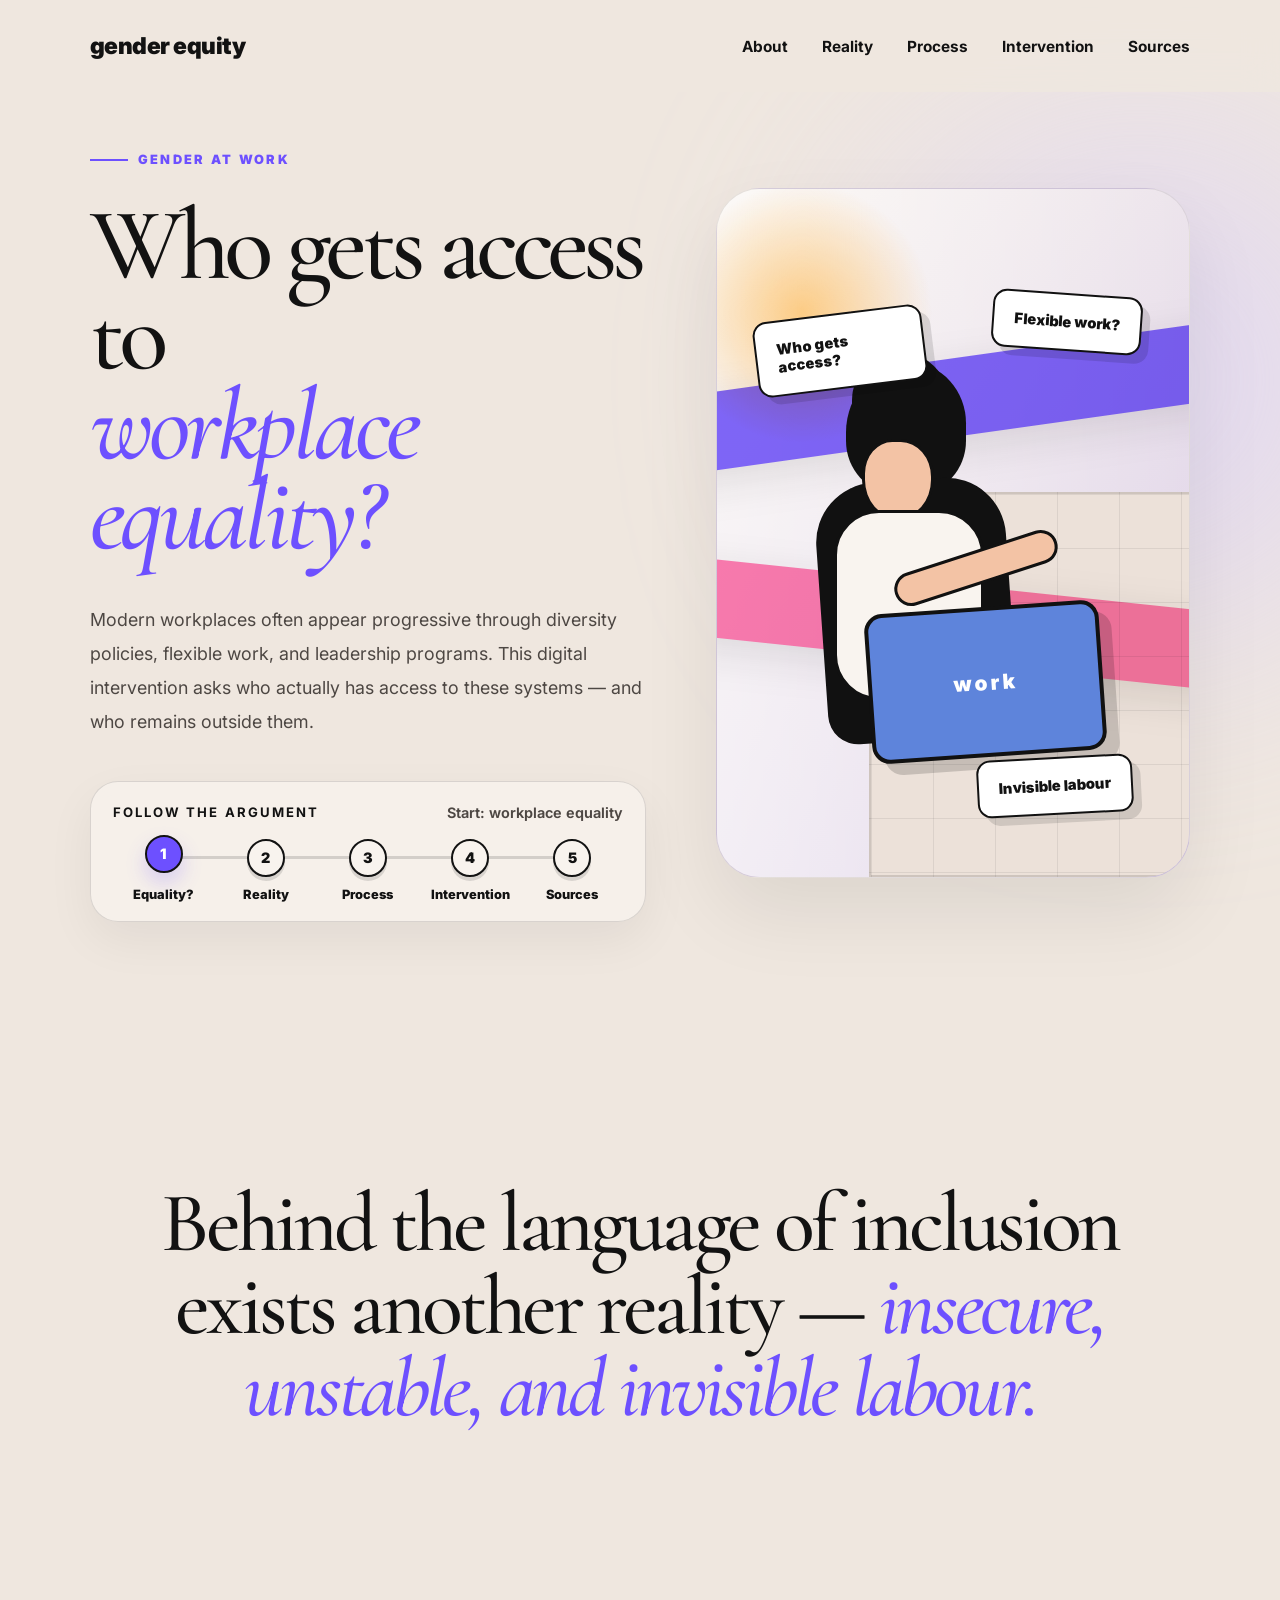
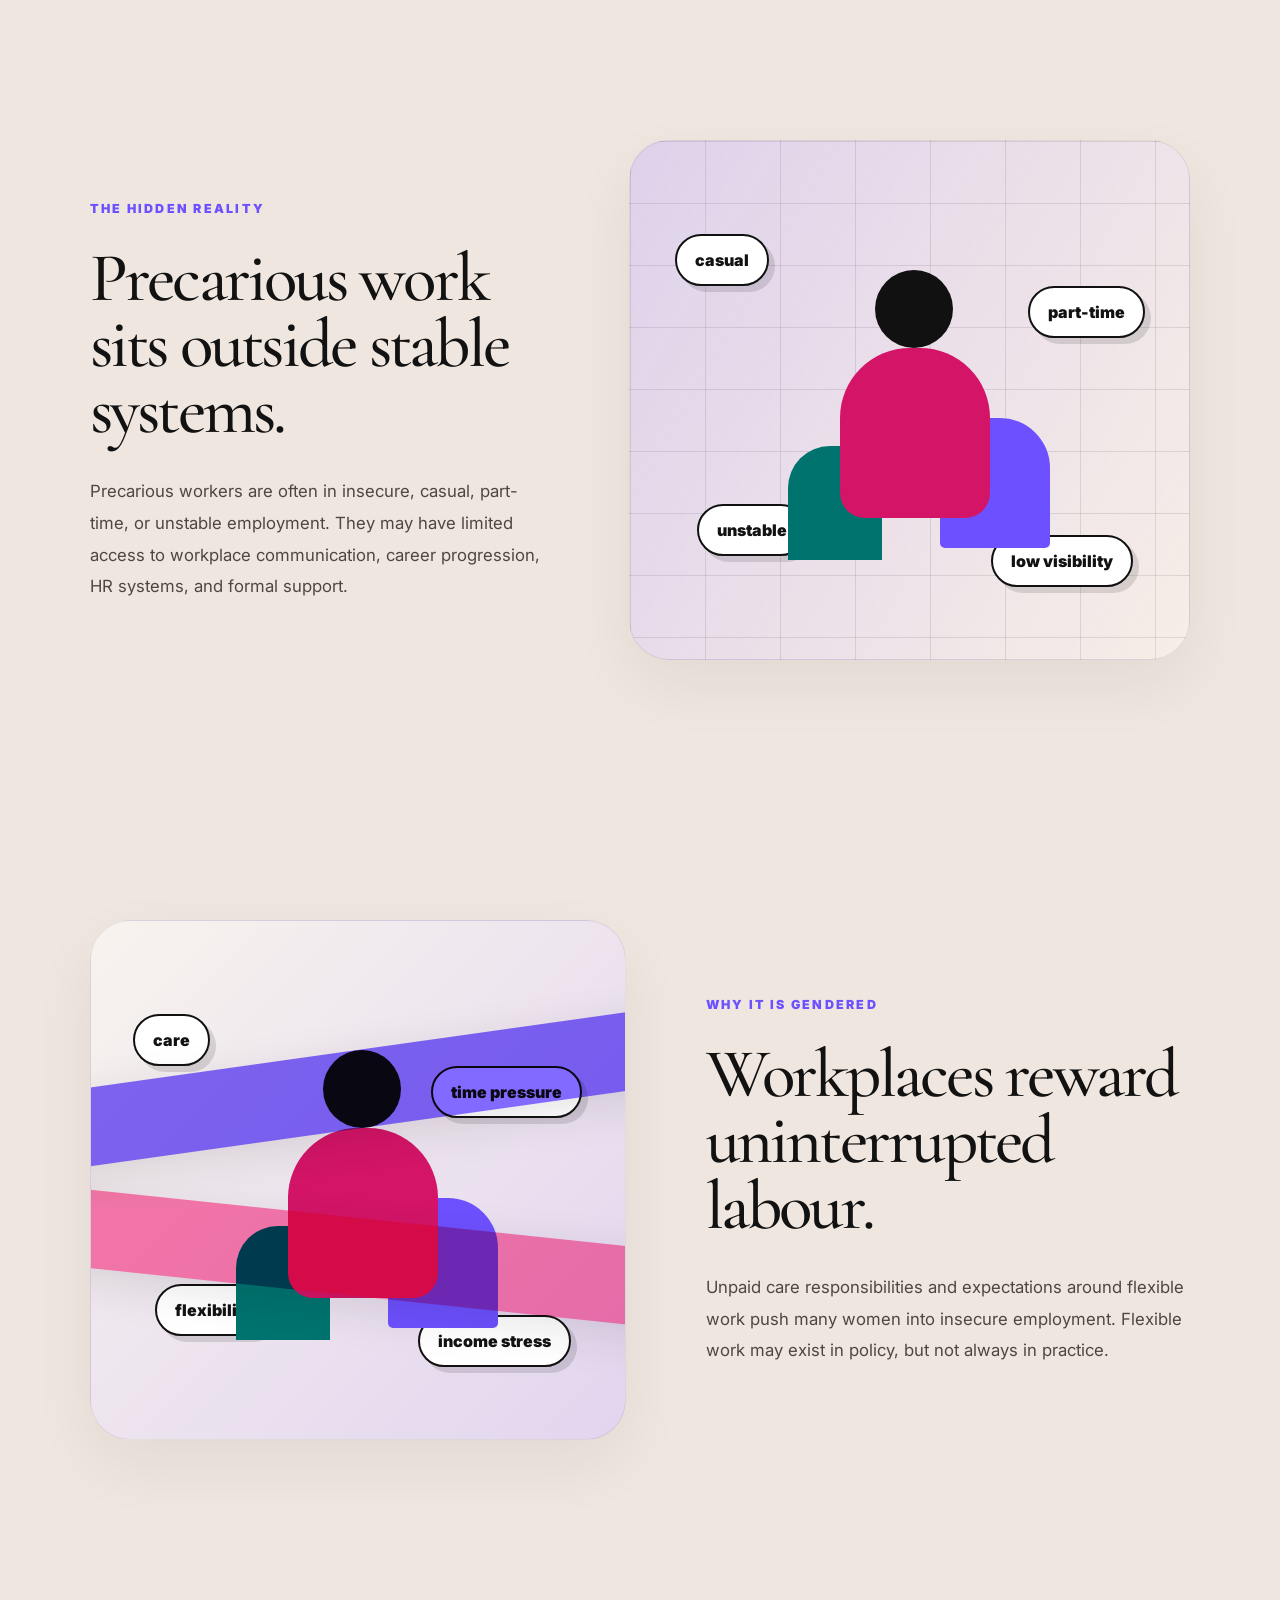
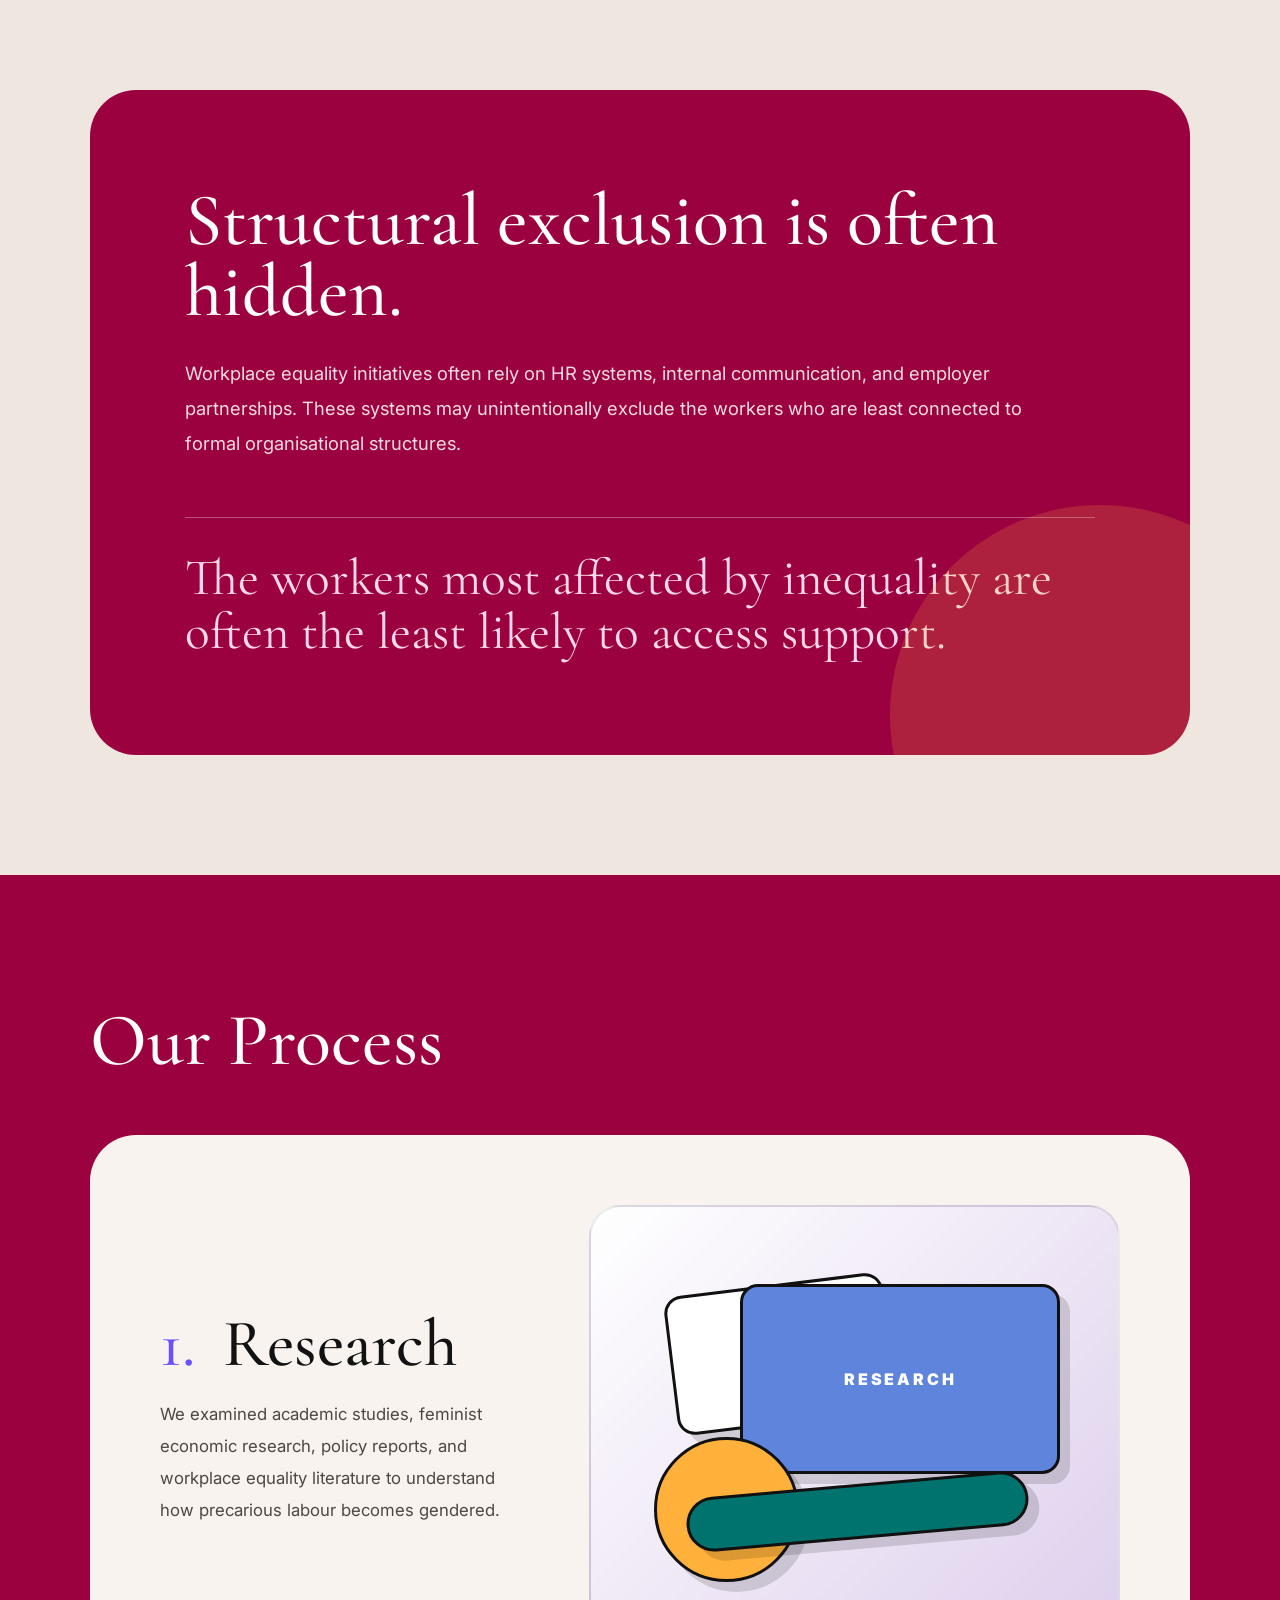
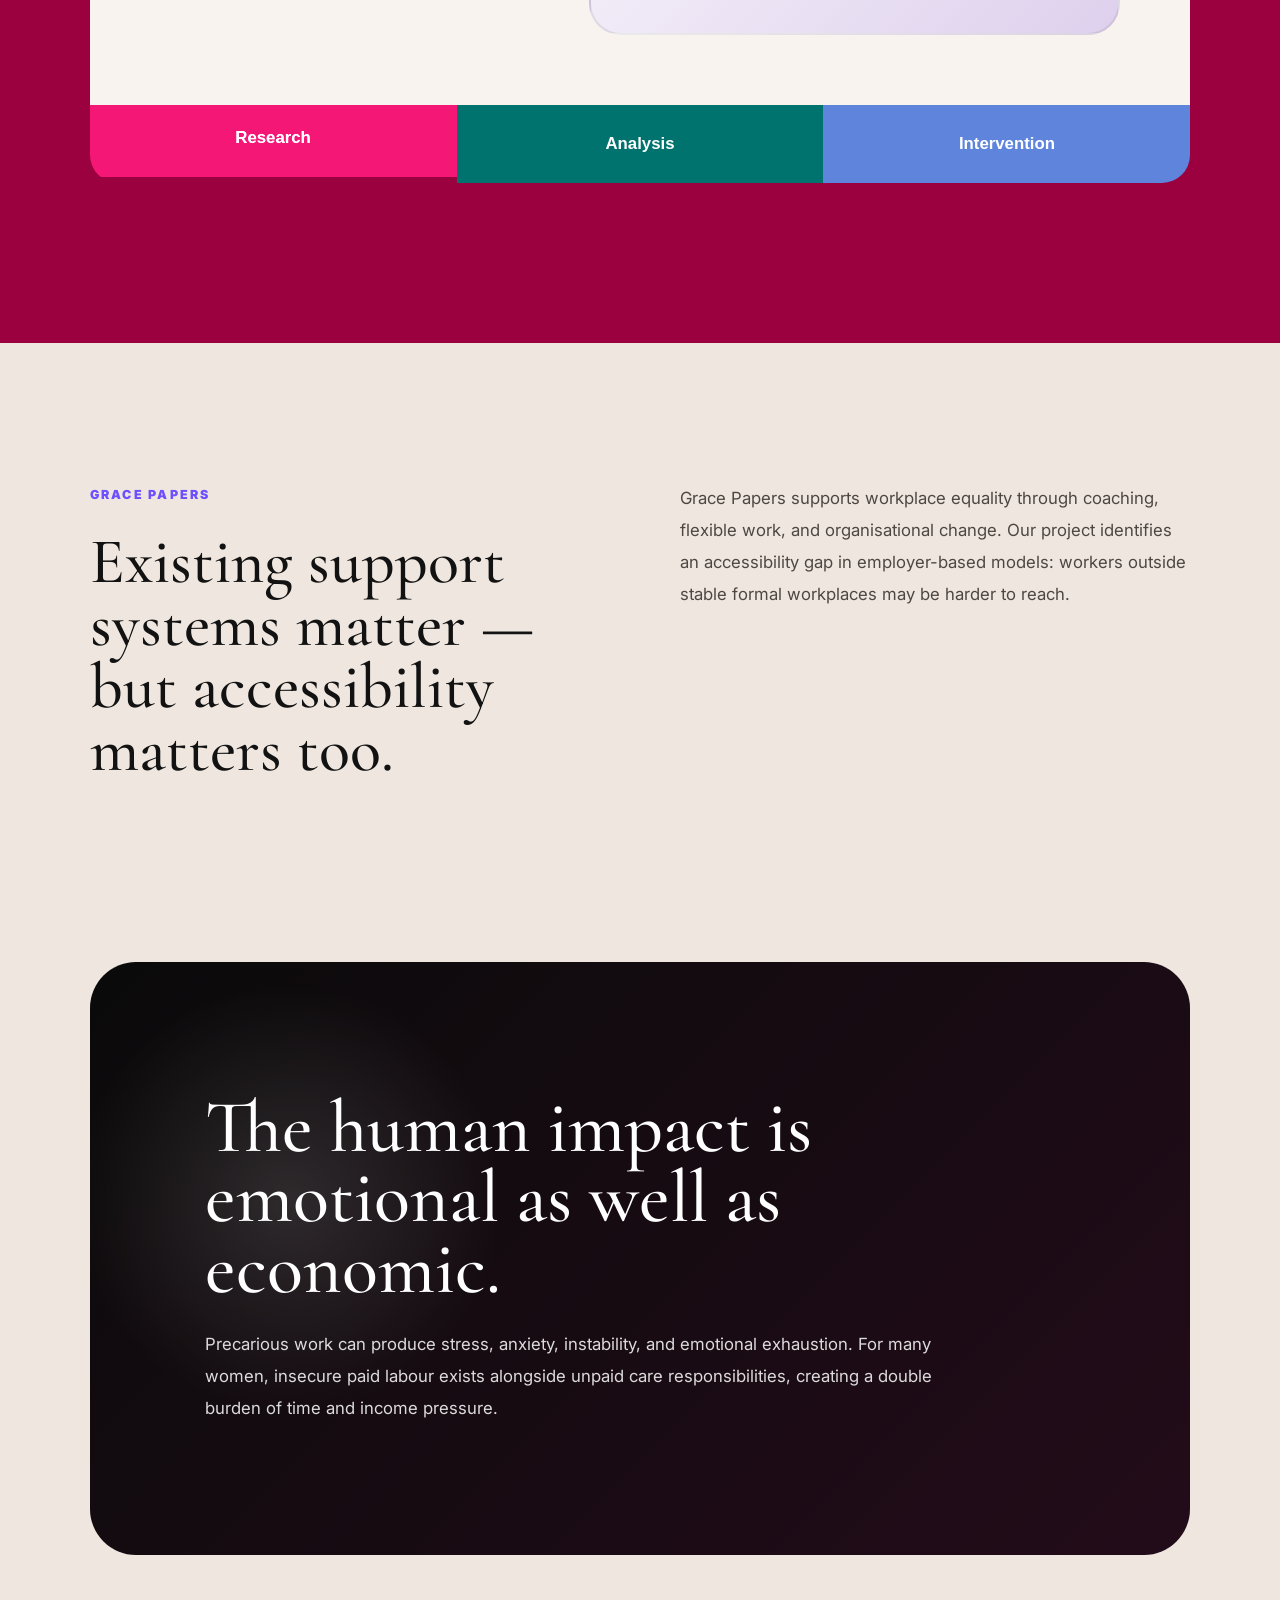
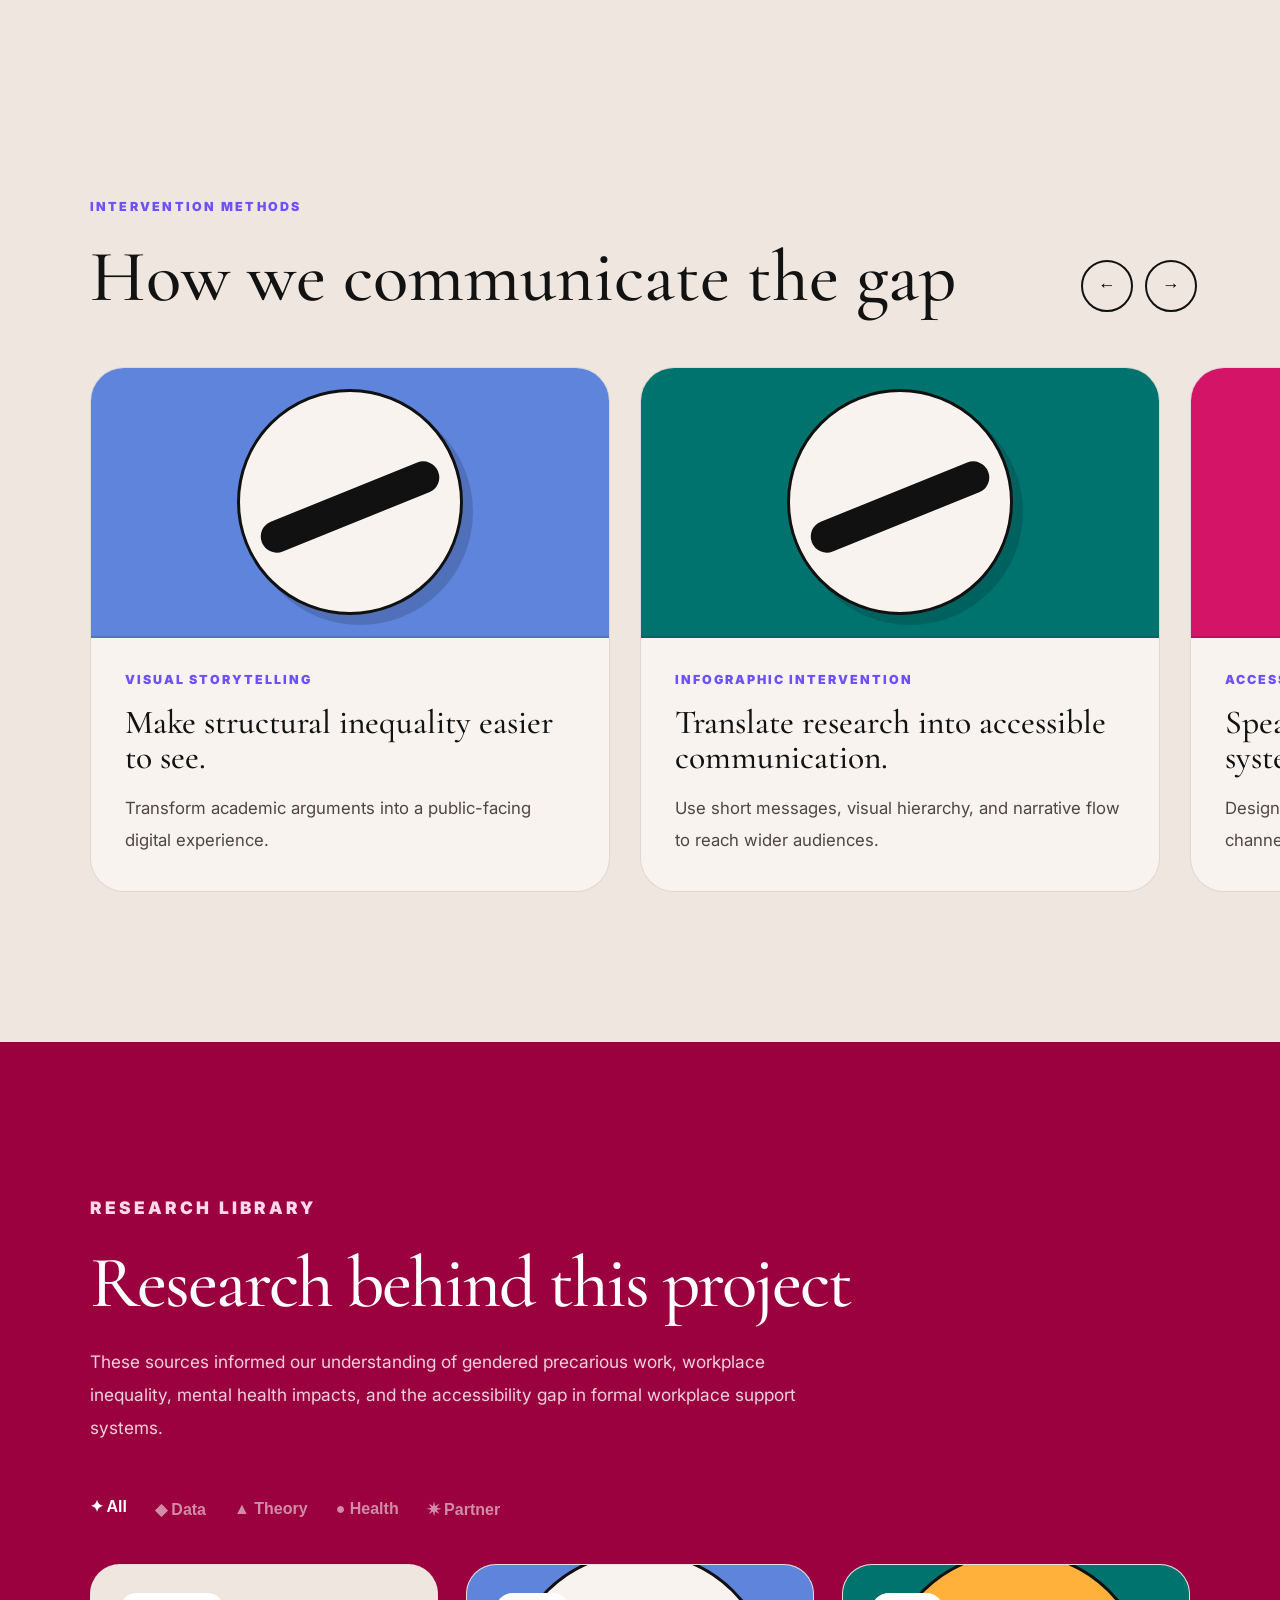
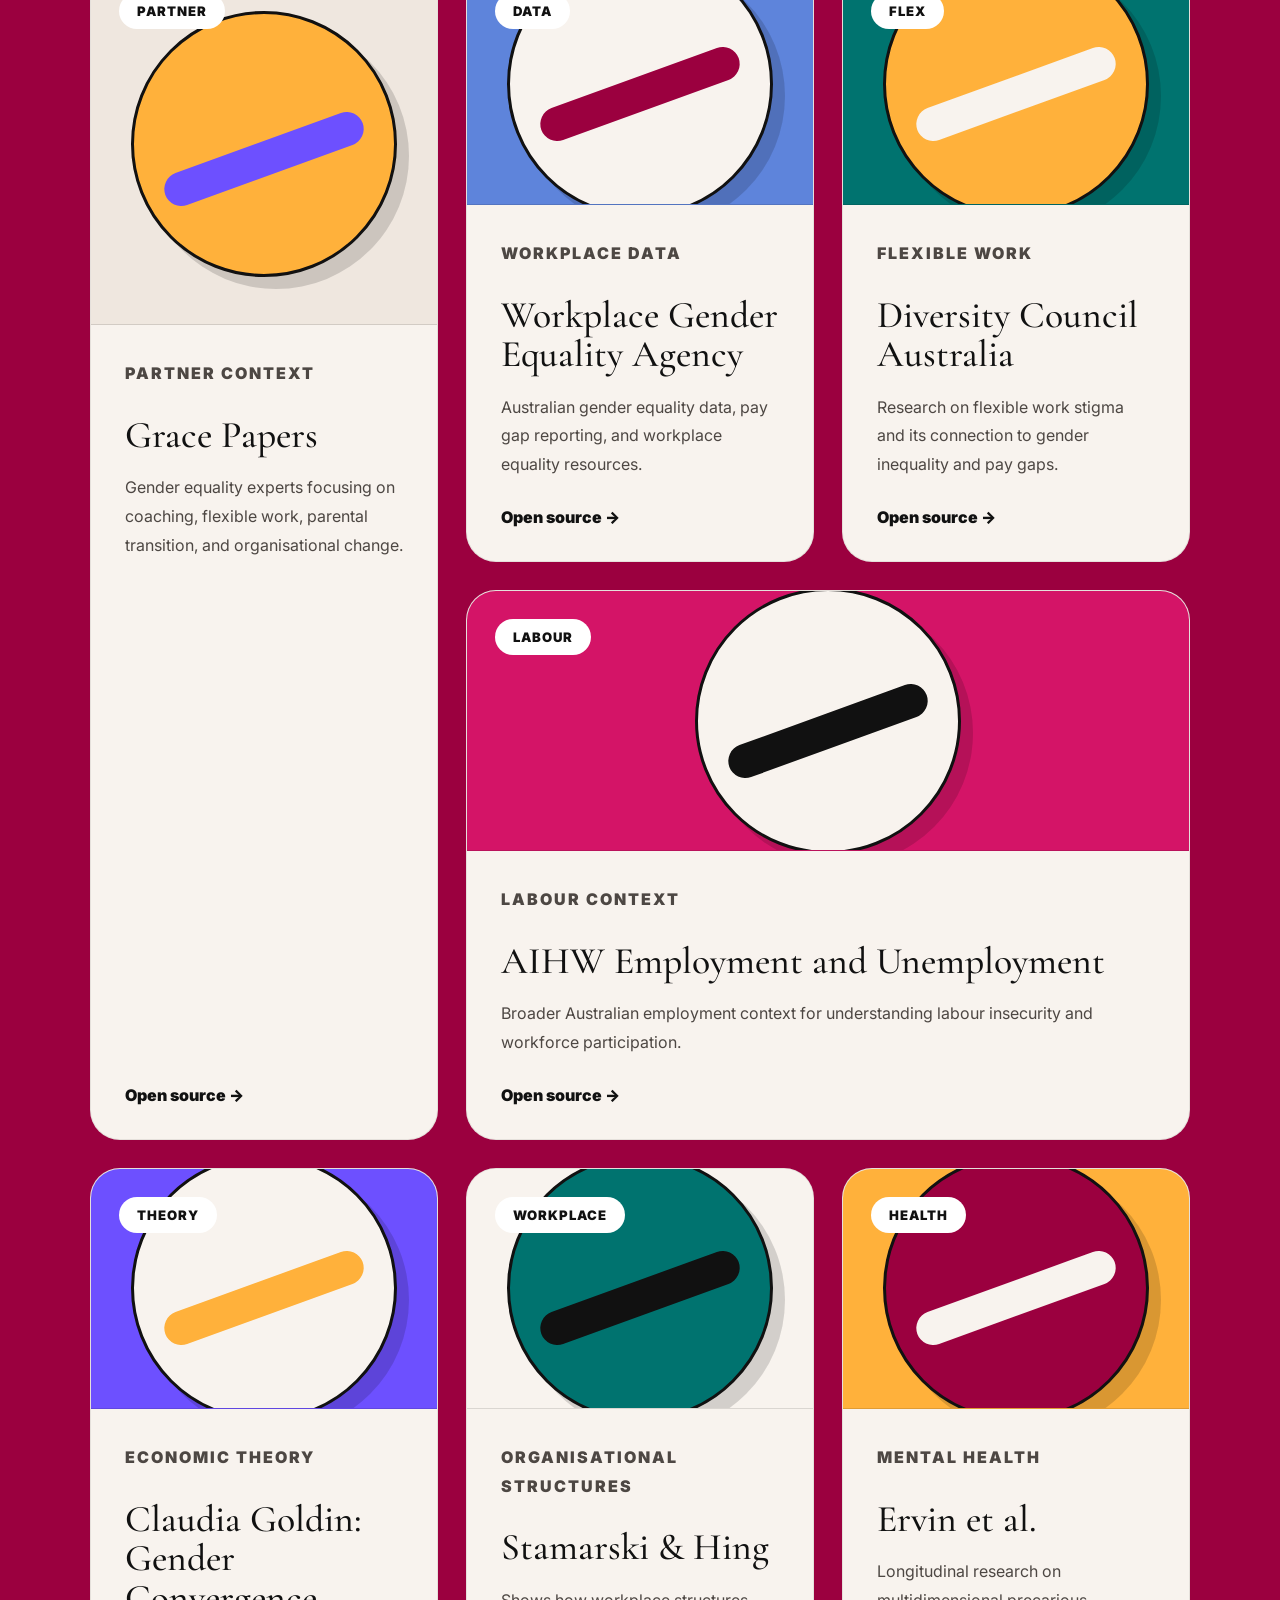
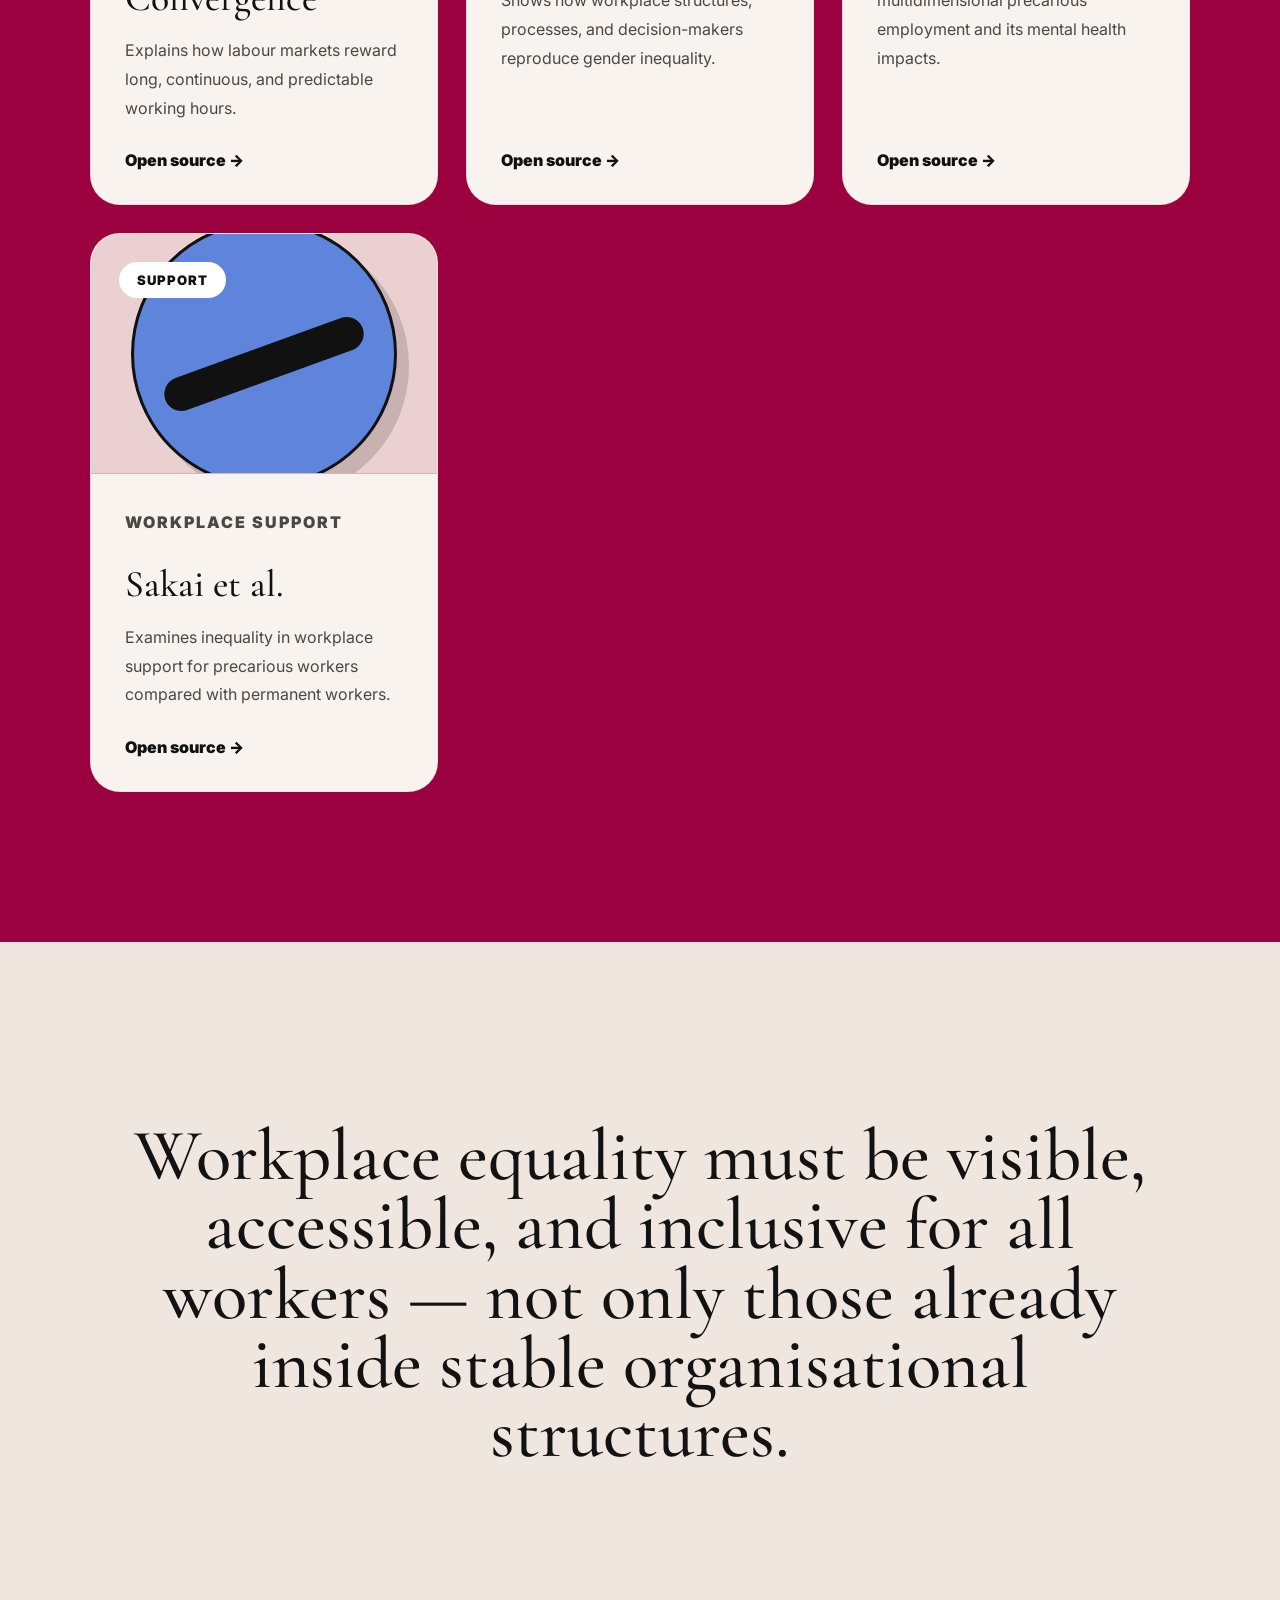
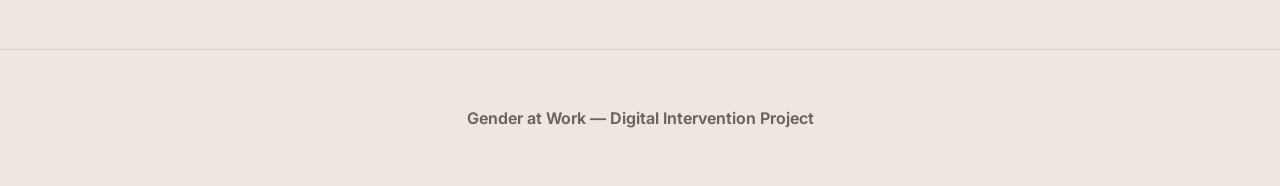
<file: gender_equity_final_combined_with_sources.html>
<!DOCTYPE html>
<html lang="en">
<head>
  <meta charset="UTF-8" />
  <meta name="viewport" content="width=device-width, initial-scale=1.0" />
  <title>Gender Equity & Precarious Work</title>
  <link rel="preconnect" href="https://fonts.googleapis.com">
  <link rel="preconnect" href="https://fonts.gstatic.com" crossorigin>
  <link href="https://fonts.googleapis.com/css2?family=Inter:wght@300;400;500;600;700;800;900&family=Cormorant+Garamond:wght@400;500;600;700&display=swap" rel="stylesheet">
  <style>
    :root{--cream:#efe7df;--cream2:#f8f3ee;--ink:#121212;--muted:#4d4743;--purple:#6d50ff;--wine:#9b003f;--pink:#d41467;--teal:#00736f;--blue:#5e84db;--orange:#ffb13b;--softPink:#ead0d0;}
    *{margin:0;padding:0;box-sizing:border-box} html{scroll-behavior:smooth} body{background:var(--cream);color:var(--ink);font-family:Inter,sans-serif;overflow-x:hidden} p{color:var(--muted);line-height:1.9;font-size:1.05rem} h1,h2,h3{font-family:'Cormorant Garamond',serif;font-weight:500}.page-progress{position:fixed;top:0;left:0;height:4px;width:0%;background:var(--purple);z-index:9999}
    nav{position:fixed;top:0;left:0;width:100%;height:92px;padding:0 7%;display:flex;justify-content:space-between;align-items:center;background:rgba(239,231,223,.9);backdrop-filter:blur(16px);z-index:1000;transition:.35s ease}nav.scrolled{height:72px;box-shadow:0 8px 30px rgba(0,0,0,.06)}.logo{font-weight:900;font-size:1.45rem;letter-spacing:-.02em;text-transform:lowercase}nav ul{display:flex;gap:34px;list-style:none}nav a{color:var(--ink);text-decoration:none;font-weight:700;font-size:.96rem;position:relative}nav a::after{content:"";position:absolute;left:0;bottom:-7px;width:0;height:2px;background:var(--purple);transition:.3s ease}nav a:hover::after{width:100%}section{position:relative}.fade-up{opacity:0;transform:translateY(55px);transition:opacity .9s ease,transform .9s ease}.fade-up.show{opacity:1;transform:translateY(0)}
    .hero{min-height:100vh;padding:145px 7% 80px;display:grid;grid-template-columns:1.08fr .92fr;gap:70px;align-items:center}.hero::before{content:"";position:absolute;width:520px;height:520px;right:-120px;top:120px;border-radius:50%;background:#d9ceff;filter:blur(130px);opacity:.55;z-index:0}.hero-left{position:relative;z-index:2}.eyebrow{display:inline-flex;gap:10px;align-items:center;margin-bottom:28px;color:var(--purple);font-size:.8rem;text-transform:uppercase;letter-spacing:.18em;font-weight:900}.eyebrow::before{content:"";width:38px;height:2px;background:var(--purple)}.hero h1{font-size:clamp(4rem,8vw,8.8rem);line-height:.88;letter-spacing:-.055em;max-width:980px}.hero h1 span{color:var(--purple);font-style:italic;letter-spacing:-.04em}.hero-description{margin-top:42px;max-width:650px;font-size:1.12rem}.hero-actions{margin-top:38px;display:flex;gap:16px;flex-wrap:wrap}.button{display:inline-flex;align-items:center;justify-content:center;min-height:54px;padding:0 28px;border-radius:999px;border:1.5px solid var(--ink);color:var(--ink);text-decoration:none;font-weight:900;transition:.28s ease}.button.primary{background:var(--ink);color:white}.button:hover{transform:translateY(-4px);box-shadow:0 14px 30px rgba(0,0,0,.1)}.journey-progress{margin-top:42px;max-width:760px;background:rgba(248,243,238,.78);border:1px solid rgba(0,0,0,.12);border-radius:28px;padding:22px 22px 18px;box-shadow:0 18px 48px rgba(0,0,0,.06);backdrop-filter:blur(10px)}.journey-top{display:flex;justify-content:space-between;align-items:center;gap:16px;margin-bottom:18px}.journey-top strong{font-size:.82rem;letter-spacing:.16em;text-transform:uppercase}.journey-top span{font-size:.9rem;color:var(--muted);font-weight:650}.journey-line{position:relative;display:grid;grid-template-columns:repeat(5,1fr);gap:0;align-items:start}.journey-line::before{content:"";position:absolute;left:8%;right:8%;top:17px;height:3px;background:rgba(0,0,0,.14);border-radius:99px;z-index:0}.journey-fill{position:absolute;left:8%;top:17px;height:3px;width:0%;background:var(--purple);border-radius:99px;z-index:1;transition:.25s ease}.journey-node{position:relative;z-index:2;display:flex;flex-direction:column;align-items:center;text-decoration:none;color:var(--ink);gap:10px}.journey-dot{width:38px;height:38px;border-radius:50%;border:2px solid var(--ink);background:var(--cream2);display:flex;align-items:center;justify-content:center;font-weight:900;font-size:.9rem;transition:.3s ease;box-shadow:0 4px 0 rgba(0,0,0,.12)}.journey-node:hover .journey-dot,.journey-node.active .journey-dot{background:var(--purple);color:white;transform:translateY(-4px);box-shadow:0 10px 20px rgba(109,80,255,.22)}.journey-label{font-size:.8rem;text-align:center;font-weight:850;line-height:1.25;max-width:100px}
    .hero-art{position:relative;z-index:2;min-height:690px;border-radius:44px;overflow:hidden;background:linear-gradient(135deg,#f8f3ee 0%,#dccfe9 100%);box-shadow:0 35px 80px rgba(0,0,0,.08);border:1px solid rgba(0,0,0,.08)}.hero-art::before{content:"";position:absolute;inset:0;background:radial-gradient(circle at 18% 18%,rgba(255,177,59,.6),transparent 19%),radial-gradient(circle at 80% 70%,rgba(109,80,255,.22),transparent 28%),linear-gradient(90deg,rgba(255,255,255,.5),transparent);z-index:0}.office-building{position:absolute;right:-20px;bottom:0;width:72%;height:56%;background:linear-gradient(90deg,rgba(0,0,0,.07) 1px,transparent 1px) 0 0/62px 100%,linear-gradient(rgba(0,0,0,.07) 1px,transparent 1px) 0 0/100% 54px,#ece1d9;border-radius:30px 0 0 0;border:2px solid rgba(0,0,0,.13)}.window-dot{position:absolute;width:34px;height:34px;border-radius:50%;background:rgba(109,80,255,.28);border:2px solid rgba(0,0,0,.12)}.window-dot.one{right:38%;bottom:37%}.window-dot.two{right:22%;bottom:24%;background:rgba(255,177,59,.55)}.window-dot.three{right:50%;bottom:18%;background:rgba(0,115,111,.35)}.woman{position:absolute;left:8%;bottom:6%;width:48%;height:74%;z-index:3;animation:womanFloat 5.2s ease-in-out infinite}.woman .head{position:absolute;top:5%;left:43%;width:96px;height:96px;background:#111;border-radius:50% 50% 46% 46%}.woman .face{position:absolute;top:22%;left:47%;width:72px;height:82px;background:#f3c3a5;border-radius:42% 46% 50% 50%;border:3px solid #111;z-index:3}.woman .hair{position:absolute;top:7%;left:40%;width:120px;height:130px;background:#111;border-radius:60% 52% 45% 45%;z-index:2}.woman .body{position:absolute;left:29%;top:30%;width:190px;height:260px;background:#111;border-radius:60px 60px 30px 30px;transform:rotate(-4deg);z-index:2}.woman .shirt{position:absolute;left:35%;top:36%;width:150px;height:190px;background:#f9f4ef;border:3px solid #111;border-radius:45px;z-index:3}.woman .arm{position:absolute;left:60%;top:44%;width:170px;height:34px;background:#f3c3a5;border:3px solid #111;border-radius:30px;transform:rotate(-18deg);z-index:4}.woman .laptop{position:absolute;left:50%;top:55%;width:235px;height:150px;background:var(--blue);border:4px solid #111;border-radius:18px;transform:rotate(-4deg);z-index:5;box-shadow:12px 12px 0 rgba(0,0,0,.16)}.woman .laptop::after{content:"work";position:absolute;inset:0;display:flex;align-items:center;justify-content:center;color:white;font-weight:900;font-size:1.3rem;letter-spacing:.15em}.ribbon{position:absolute;left:-18%;width:150%;height:78px;border-radius:999px;opacity:.86;filter:drop-shadow(0 12px 20px rgba(0,0,0,.11));z-index:2;mix-blend-mode:multiply}.ribbon.purple{top:24%;background:var(--purple);transform:rotate(-8deg);animation:ribbonSlide 7s ease-in-out infinite}.ribbon.pink{top:58%;background:#ff6aa6;transform:rotate(6deg);animation:ribbonSlide2 8s ease-in-out infinite}.paper-note{position:absolute;z-index:4;background:white;border:2px solid #111;border-radius:14px;padding:18px 20px;box-shadow:8px 8px 0 rgba(0,0,0,.12);font-weight:900;font-size:.92rem;max-width:170px;animation:noteFloat 4.5s ease-in-out infinite}.note1{right:10%;top:15%;transform:rotate(4deg)}.note2{left:8%;top:18%;transform:rotate(-7deg);animation-delay:1.2s}.note3{right:12%;bottom:9%;transform:rotate(-3deg);animation-delay:.4s}@keyframes womanFloat{0%,100%{transform:translateY(0)}50%{transform:translateY(-18px)}}@keyframes ribbonSlide{0%,100%{transform:translateX(-80px) rotate(-8deg)}50%{transform:translateX(65px) rotate(-8deg)}}@keyframes ribbonSlide2{0%,100%{transform:translateX(70px) rotate(6deg)}50%{transform:translateX(-65px) rotate(6deg)}}@keyframes noteFloat{0%,100%{margin-top:0}50%{margin-top:-14px}}
    .big-statement{padding:180px 8%;text-align:center}.big-statement h2{font-size:clamp(3rem,6.6vw,7.2rem);line-height:.98;letter-spacing:-.045em;max-width:1300px;margin:auto}.big-statement em{color:var(--purple);font-style:italic}.split-section{padding:130px 7%;display:grid;grid-template-columns:.9fr 1.1fr;gap:80px;align-items:center}.split-section.reverse{grid-template-columns:1.05fr .95fr}.section-tag{color:var(--purple);font-size:.78rem;text-transform:uppercase;letter-spacing:.18em;font-weight:900;margin-bottom:24px}.split-section h2{font-size:clamp(3.3rem,5.4vw,6rem);line-height:.96;letter-spacing:-.04em;margin-bottom:32px}.text-block{max-width:670px}.visual-card{min-height:520px;border-radius:40px;background:var(--cream2);border:1px solid rgba(0,0,0,.08);position:relative;overflow:hidden;box-shadow:0 25px 65px rgba(0,0,0,.06)}.visual-card.policy{background:linear-gradient(120deg,rgba(109,80,255,.18),transparent),linear-gradient(90deg,rgba(0,0,0,.1) 1px,transparent 1px) 0 0/75px 100%,linear-gradient(rgba(0,0,0,.1) 1px,transparent 1px) 0 0/100% 62px,#f7eee7}.visual-card.care{background:linear-gradient(135deg,#f8f3ee,#e2d5ef)}.mini-person{position:absolute;width:210px;height:260px;left:50%;top:50%;transform:translate(-50%,-50%)}.mini-person::before{content:"";position:absolute;left:70px;top:0;width:78px;height:78px;border-radius:50%;background:#111}.mini-person::after{content:"";position:absolute;left:35px;top:78px;width:150px;height:170px;border-radius:70px 70px 25px 25px;background:var(--pink);box-shadow:80px 50px 0 -20px var(--purple),-80px 70px 0 -28px var(--teal)}.floating-word{position:absolute;padding:14px 18px;border:2px solid #111;border-radius:999px;background:white;font-weight:900;box-shadow:6px 6px 0 rgba(0,0,0,.12)}.w1{left:8%;top:18%}.w2{right:8%;top:28%}.w3{left:12%;bottom:20%}.w4{right:10%;bottom:14%}.exclusion{margin:120px 7%;padding:95px;border-radius:46px;background:var(--wine);color:white;position:relative;overflow:hidden}.exclusion::after{content:"";position:absolute;width:420px;height:420px;right:-120px;bottom:-170px;background:var(--orange);border-radius:50%;opacity:.18}.exclusion h2{font-size:clamp(3rem,5.8vw,6.5rem);line-height:.95;margin-bottom:30px;max-width:1000px}.exclusion p{color:rgba(255,255,255,.86);max-width:850px;font-size:1.15rem}.quote-line{margin-top:56px;padding-top:34px;border-top:1px solid rgba(255,255,255,.32);font-family:'Cormorant Garamond',serif;font-size:clamp(2.4rem,4vw,4.4rem);line-height:1.05;color:#ffd9e9}
    .process{padding:130px 7% 160px;background:var(--wine);color:white}.process h2{font-size:clamp(3.5rem,5.8vw,6.6rem);line-height:.95;margin-bottom:60px}.process-stage{background:var(--cream2);color:var(--ink);border-radius:46px 46px 0 0;min-height:560px;padding:70px;display:grid;grid-template-columns:.82fr 1.18fr;gap:60px;align-items:center}.stage-copy{display:none}.stage-copy.active{display:block;animation:contentIn .45s ease both}.stage-copy h3{font-size:clamp(3.2rem,5.2vw,6rem);line-height:.93;margin-bottom:24px}.stage-copy h3 span{color:var(--purple);margin-right:12px}.stage-copy p{max-width:620px}.stage-visual{position:relative;min-height:430px;border-radius:32px;overflow:hidden;border:2px solid rgba(0,0,0,.08);background:linear-gradient(135deg,#fff,#ded0ed)}.stage-visual .shape{position:absolute;border:3px solid #111;box-shadow:10px 10px 0 rgba(0,0,0,.14);transition:.45s ease}.shape.laptop{width:320px;height:190px;right:11%;top:18%;border-radius:18px;background:var(--blue)}.shape.laptop::after{content:"research";color:white;font-weight:900;text-transform:uppercase;letter-spacing:.18em;position:absolute;inset:0;display:flex;align-items:center;justify-content:center}.shape.circle{width:145px;height:145px;border-radius:50%;left:12%;bottom:12%;background:var(--orange)}.shape.paper{width:220px;height:140px;left:15%;top:18%;border-radius:18px;background:white;transform:rotate(-7deg)}.shape.bar{width:65%;height:55px;left:18%;bottom:22%;border-radius:999px;background:var(--teal);transform:rotate(-5deg)}.process-buttons{display:grid;grid-template-columns:repeat(3,1fr);border-radius:0 0 28px 28px;overflow:hidden}.process-buttons button{min-height:78px;border:0;color:white;font-weight:900;font-size:1.05rem;cursor:pointer;transition:.28s ease}.process-buttons button:nth-child(1){background:var(--pink)}.process-buttons button:nth-child(2){background:var(--teal)}.process-buttons button:nth-child(3){background:var(--blue)}.process-buttons button.active{filter:brightness(1.15);transform:translateY(-6px)}@keyframes contentIn{from{opacity:0;transform:translateY(18px)}to{opacity:1;transform:translateY(0)}}
    .grace{padding:140px 7%;display:grid;grid-template-columns:1fr 1fr;gap:80px}.grace h2{font-size:clamp(3.2rem,5vw,5.8rem);line-height:.98}.impact{margin:40px 7% 110px;border-radius:46px;overflow:hidden;background:linear-gradient(rgba(0,0,0,.55),rgba(0,0,0,.55)),radial-gradient(circle at 18% 40%,rgba(255,255,255,.3),transparent 22%),linear-gradient(135deg,#171717,#4d1a38);color:white;padding:130px 9%}.impact h2{font-size:clamp(3.2rem,5.8vw,6rem);line-height:.95;margin-bottom:26px}.impact p{color:rgba(255,255,255,.85);max-width:760px}.methods{padding:130px 0 150px 7%;overflow:hidden}.methods-head{padding-right:7%;display:flex;justify-content:space-between;align-items:end;gap:30px;margin-bottom:55px}.methods h2{font-size:clamp(3.5rem,5.7vw,6rem);line-height:.95}.slider-controls{display:flex;gap:12px}.slider-controls button{width:52px;height:52px;border-radius:50%;border:2px solid #111;background:transparent;cursor:pointer;font-weight:900;font-size:1.1rem;transition:.25s ease}.slider-controls button:hover{background:#111;color:white}.method-slider{display:flex;gap:30px;overflow-x:auto;padding-right:7%;scroll-snap-type:x mandatory;scrollbar-width:none;cursor:grab}.method-slider::-webkit-scrollbar{display:none}.method-card{min-width:min(520px,82vw);border-radius:34px;background:var(--cream2);overflow:hidden;border:1px solid rgba(0,0,0,.11);scroll-snap-align:start;transition:.35s ease}.method-card:hover{transform:translateY(-12px);box-shadow:0 26px 62px rgba(0,0,0,.1)}.method-visual{height:270px;position:relative;background:var(--blue);border-bottom:2px solid rgba(0,0,0,.13);overflow:hidden}.method-visual.teal{background:var(--teal)}.method-visual.pink{background:var(--pink)}.method-visual.orange{background:var(--orange)}.method-visual::before{content:"";position:absolute;width:220px;height:220px;border-radius:50%;background:#f8f3ee;border:3px solid #111;left:50%;top:50%;transform:translate(-50%,-50%);box-shadow:10px 10px 0 rgba(0,0,0,.15)}.method-visual::after{content:"";position:absolute;width:190px;height:32px;border-radius:999px;background:#111;left:50%;top:52%;transform:translate(-50%,-50%) rotate(-22deg)}.method-card-content{padding:34px}.method-card-content span{display:block;color:var(--purple);font-size:.78rem;text-transform:uppercase;letter-spacing:.16em;font-weight:900;margin-bottom:18px}.method-card h3{font-size:clamp(2.1rem,2.6vw,3rem);line-height:1.05;margin-bottom:18px}
    .sources-section{padding:150px 7%;background:var(--wine);color:white;overflow:hidden}.sources-header{max-width:900px;margin-bottom:55px}.sources-header .section-tag{color:#ffd8ea}.sources-header h2{font-size:clamp(3.5rem,5.7vw,6.2rem);line-height:.95;font-weight:500;margin-bottom:28px;letter-spacing:-2px}.sources-header p{max-width:720px;color:rgba(255,255,255,.82);font-size:1.08rem;line-height:1.9}.source-filters{display:flex;gap:28px;align-items:center;margin-bottom:45px;flex-wrap:wrap}.source-filter{background:transparent;border:none;color:rgba(255,255,255,.55);font-size:1rem;font-weight:900;cursor:pointer;transition:.3s ease}.source-filter:hover,.source-filter.active{color:white;transform:translateY(-3px)}.sources-grid{display:grid;grid-template-columns:repeat(3,1fr);gap:28px;align-items:stretch}.source-card{display:flex;flex-direction:column;text-decoration:none;color:#111;background:#f8f3ee;border-radius:30px;overflow:hidden;min-height:520px;border:1px solid rgba(0,0,0,.08);transition:.45s ease;position:relative}.source-card:hover{transform:translateY(-12px);box-shadow:0 30px 70px rgba(0,0,0,.22)}.source-card.hide{display:none}.source-visual{height:240px;position:relative;overflow:hidden;border-bottom:1px solid rgba(0,0,0,.12)}.source-visual span{position:absolute;left:28px;top:28px;background:white;color:#111;padding:10px 18px;border-radius:999px;font-size:.82rem;font-weight:900;letter-spacing:1px;text-transform:uppercase;z-index:3}.source-visual::before{content:"";position:absolute;width:260px;height:260px;border-radius:50%;background:#f8f3ee;border:3px solid #111;left:50%;top:50%;transform:translate(-50%,-50%);box-shadow:12px 12px 0 rgba(0,0,0,.15)}.source-visual::after{content:"";position:absolute;width:210px;height:34px;border-radius:999px;background:#111;left:50%;top:54%;transform:translate(-50%,-50%) rotate(-20deg)}.grace-visual{background:#efe7df}.grace-visual::before{background:#ffb13b}.grace-visual::after{background:#6d50ff}.wgea-visual{background:#5e84db}.wgea-visual::before{background:#f8f3ee}.wgea-visual::after{background:#9b003f}.dca-visual{background:#00736f}.dca-visual::before{background:#ffb13b}.dca-visual::after{background:#f8f3ee}.aihw-visual{background:#d41467}.aihw-visual::before{background:#f8f3ee}.aihw-visual::after{background:#111}.goldin-visual{background:#6d50ff}.goldin-visual::before{background:#f8f3ee}.goldin-visual::after{background:#ffb13b}.stamarski-visual{background:#f8f3ee}.stamarski-visual::before{background:#00736f}.stamarski-visual::after{background:#111}.ervin-visual{background:#ffb13b}.ervin-visual::before{background:#9b003f}.ervin-visual::after{background:#f8f3ee}.sakai-visual{background:#ead0d0}.sakai-visual::before{background:#5e84db}.sakai-visual::after{background:#111}.source-content{padding:34px;display:flex;flex-direction:column;flex:1}.source-category{font-size:.75rem;letter-spacing:2px;text-transform:uppercase;font-weight:900;color:#6d50ff;margin-bottom:18px}.source-content h3{font-size:2.35rem;line-height:1.05;font-weight:500;margin-bottom:18px}.source-content p{color:#4d4743;line-height:1.8;font-size:1rem;margin-bottom:28px}.read-link{margin-top:auto;font-weight:900;color:#111;transition:.3s ease}.source-card:hover .read-link{color:#6d50ff}.source-card:nth-child(1){grid-row:span 2}.source-card:nth-child(1) .source-visual{height:360px}.source-card:nth-child(4){grid-column:span 2}.source-card:nth-child(4) .source-visual{height:260px}.conclusion{padding:180px 8%;text-align:center}.conclusion h2{font-size:clamp(3rem,5.7vw,6.6rem);line-height:.95;max-width:1280px;margin:auto}footer{padding:58px 7%;border-top:1px solid rgba(0,0,0,.1);color:#6c625e;font-weight:650;text-align:center}
    @media(max-width:1100px){.sources-grid{grid-template-columns:repeat(2,1fr)}.source-card:nth-child(1),.source-card:nth-child(4){grid-row:auto;grid-column:auto}.source-card:nth-child(1) .source-visual,.source-card:nth-child(4) .source-visual{height:240px}}@media(max-width:1000px){nav ul{gap:20px}.hero,.split-section,.split-section.reverse,.process-stage,.grace{grid-template-columns:1fr}.hero-art{min-height:560px}.woman{left:0;width:70%}.office-building{width:86%}.exclusion{padding:58px;margin:80px 5%}.methods-head{align-items:start;flex-direction:column}}@media(max-width:720px){nav{padding:0 5%;height:82px}nav ul{display:none}.hero{padding:120px 5% 60px}.hero-art{min-height:460px}.journey-progress{padding:18px 14px 16px}.journey-top{align-items:flex-start;flex-direction:column;gap:4px}.journey-line{overflow-x:auto;display:flex;gap:28px;padding-bottom:8px}.journey-line::before,.journey-fill{display:none}.journey-node{min-width:86px}.woman{transform:scale(.78);transform-origin:left bottom}.paper-note{display:none}.split-section{padding:90px 5%;gap:40px}.visual-card{min-height:400px}.process{padding:90px 5% 110px}.process-stage{padding:36px}.process-buttons button{font-size:.85rem;min-height:62px}.methods{padding-left:5%}.method-slider{padding-right:5%}.big-statement{padding:120px 5%}.exclusion{padding:40px;border-radius:32px}.sources-section{padding:110px 5%}.sources-grid{grid-template-columns:1fr}.source-card{min-height:auto}.source-filters{gap:18px}}
  </style>
</head>
<body>
  <div class="page-progress"></div>
  <nav><div class="logo">gender equity</div><ul><li><a href="#illusion">About</a></li><li><a href="#reality">Reality</a></li><li><a href="#process">Process</a></li><li><a href="#intervention">Intervention</a></li><li><a href="#sources">Sources</a></li></ul></nav>
  <section class="hero" id="illusion"><div class="hero-left fade-up"><p class="eyebrow">Gender at Work</p><h1>Who gets access to<br><span>workplace equality?</span></h1><p class="hero-description">Modern workplaces often appear progressive through diversity policies, flexible work, and leadership programs. This digital intervention asks who actually has access to these systems — and who remains outside them.</p><div class="journey-progress" aria-label="Website journey navigation"><div class="journey-top"><strong>Follow the argument</strong><span id="journeyStatus">Start: workplace equality</span></div><div class="journey-line"><div class="journey-fill" id="journeyFill"></div><a href="#illusion" class="journey-node active" data-step="0" data-label="Start: workplace equality"><div class="journey-dot">1</div><div class="journey-label">Equality?</div></a><a href="#reality" class="journey-node" data-step="1" data-label="Reality: precarious work"><div class="journey-dot">2</div><div class="journey-label">Reality</div></a><a href="#process" class="journey-node" data-step="2" data-label="Process: research and analysis"><div class="journey-dot">3</div><div class="journey-label">Process</div></a><a href="#intervention" class="journey-node" data-step="3" data-label="Intervention: communication access"><div class="journey-dot">4</div><div class="journey-label">Intervention</div></a><a href="#sources" class="journey-node" data-step="4" data-label="Sources: research library"><div class="journey-dot">5</div><div class="journey-label">Sources</div></a></div></div></div><div class="hero-art fade-up" aria-label="Illustration of a woman working in an office with moving ribbons"><div class="office-building"></div><div class="window-dot one"></div><div class="window-dot two"></div><div class="window-dot three"></div><div class="ribbon purple"></div><div class="ribbon pink"></div><div class="paper-note note1">Flexible work?</div><div class="paper-note note2">Who gets access?</div><div class="paper-note note3">Invisible labour</div><div class="woman"><div class="hair"></div><div class="head"></div><div class="face"></div><div class="body"></div><div class="shirt"></div><div class="arm"></div><div class="laptop"></div></div></div></section>
  <section class="big-statement fade-up" id="reality"><h2>Behind the language of inclusion exists another reality — <em>insecure, unstable, and invisible labour.</em></h2></section>
  <section class="split-section fade-up"><div class="text-block"><p class="section-tag">The hidden reality</p><h2>Precarious work sits outside stable systems.</h2><p>Precarious workers are often in insecure, casual, part-time, or unstable employment. They may have limited access to workplace communication, career progression, HR systems, and formal support.</p></div><div class="visual-card policy"><span class="floating-word w1">casual</span><span class="floating-word w2">part-time</span><span class="floating-word w3">unstable</span><span class="floating-word w4">low visibility</span><div class="mini-person"></div></div></section>
  <section class="split-section reverse fade-up"><div class="visual-card care"><div class="ribbon purple"></div><div class="ribbon pink"></div><span class="floating-word w1">care</span><span class="floating-word w2">time pressure</span><span class="floating-word w3">flexibility</span><span class="floating-word w4">income stress</span><div class="mini-person"></div></div><div class="text-block"><p class="section-tag">Why it is gendered</p><h2>Workplaces reward uninterrupted labour.</h2><p>Unpaid care responsibilities and expectations around flexible work push many women into insecure employment. Flexible work may exist in policy, but not always in practice.</p></div></section>
  <section class="exclusion fade-up"><h2>Structural exclusion is often hidden.</h2><p>Workplace equality initiatives often rely on HR systems, internal communication, and employer partnerships. These systems may unintentionally exclude the workers who are least connected to formal organisational structures.</p><div class="quote-line">The workers most affected by inequality are often the least likely to access support.</div></section>
  <section class="process" id="process"><h2 class="fade-up">Our Process</h2><div class="process-stage fade-up"><div class="stage-copy active" id="stage-1"><h3><span>1.</span> Research</h3><p>We examined academic studies, feminist economic research, policy reports, and workplace equality literature to understand how precarious labour becomes gendered.</p></div><div class="stage-copy" id="stage-2"><h3><span>2.</span> Analysis</h3><p>We identified a key gap: equality initiatives often appear inclusive, but their delivery depends on stable employer systems that precarious workers may not access.</p></div><div class="stage-copy" id="stage-3"><h3><span>3.</span> Intervention</h3><p>We designed a communication-focused intervention using digital storytelling and infographic logic to make the issue more visible and accessible.</p></div><div class="stage-visual" id="stageVisual"><div class="shape paper"></div><div class="shape laptop"></div><div class="shape circle"></div><div class="shape bar"></div></div></div><div class="process-buttons"><button class="active" data-stage="1">Research</button><button data-stage="2">Analysis</button><button data-stage="3">Intervention</button></div></section>
  <section class="grace fade-up"><div><p class="section-tag">Grace Papers</p><h2>Existing support systems matter — but accessibility matters too.</h2></div><div><p>Grace Papers supports workplace equality through coaching, flexible work, and organisational change. Our project identifies an accessibility gap in employer-based models: workers outside stable formal workplaces may be harder to reach.</p></div></section>
  <section class="impact fade-up"><h2>The human impact is emotional as well as economic.</h2><p>Precarious work can produce stress, anxiety, instability, and emotional exhaustion. For many women, insecure paid labour exists alongside unpaid care responsibilities, creating a double burden of time and income pressure.</p></section>
  <section class="methods fade-up" id="intervention"><div class="methods-head"><div><p class="section-tag">Intervention methods</p><h2>How we communicate the gap</h2></div><div class="slider-controls"><button id="prevBtn" aria-label="Previous slide">←</button><button id="nextBtn" aria-label="Next slide">→</button></div></div><div class="method-slider" id="methodSlider"><article class="method-card"><div class="method-visual"></div><div class="method-card-content"><span>Visual storytelling</span><h3>Make structural inequality easier to see.</h3><p>Transform academic arguments into a public-facing digital experience.</p></div></article><article class="method-card"><div class="method-visual teal"></div><div class="method-card-content"><span>Infographic intervention</span><h3>Translate research into accessible communication.</h3><p>Use short messages, visual hierarchy, and narrative flow to reach wider audiences.</p></div></article><article class="method-card"><div class="method-visual pink"></div><div class="method-card-content"><span>Accessibility</span><h3>Speak beyond formal workplace systems.</h3><p>Design communication that can be shared outside HR channels and employer networks.</p></div></article><article class="method-card"><div class="method-visual orange"></div><div class="method-card-content"><span>Advocacy</span><h3>Invite public reflection and institutional change.</h3><p>Position equality as a structural responsibility rather than an individual burden.</p></div></article></div></section>
  <section class="sources-section" id="sources"><div class="sources-header fade-up"><p class="section-tag">Research Library</p><h2>Research behind this project</h2><p>These sources informed our understanding of gendered precarious work, workplace inequality, mental health impacts, and the accessibility gap in formal workplace support systems.</p></div><div class="source-filters fade-up"><button class="source-filter active" data-filter="all">✦ All</button><button class="source-filter" data-filter="data">◆ Data</button><button class="source-filter" data-filter="theory">▲ Theory</button><button class="source-filter" data-filter="health">● Health</button><button class="source-filter" data-filter="partner">✷ Partner</button></div><div class="sources-grid fade-up">
    <a href="https://gracepapers.com.au/" target="_blank" class="source-card partner"><div class="source-visual grace-visual"><span>Partner</span></div><div class="source-content"><p class="source-category">Partner Context</p><h3>Grace Papers</h3><p>Gender equality experts focusing on coaching, flexible work, parental transition, and organisational change.</p><span class="read-link">Open source →</span></div></a>
    <a href="https://www.wgea.gov.au/" target="_blank" class="source-card data"><div class="source-visual wgea-visual"><span>Data</span></div><div class="source-content"><p class="source-category">Workplace Data</p><h3>Workplace Gender Equality Agency</h3><p>Australian gender equality data, pay gap reporting, and workplace equality resources.</p><span class="read-link">Open source →</span></div></a>
    <a href="https://www.dca.org.au/news/media-releases/flex-work-gender-pay-gap" target="_blank" class="source-card data"><div class="source-visual dca-visual"><span>Flex</span></div><div class="source-content"><p class="source-category">Flexible Work</p><h3>Diversity Council Australia</h3><p>Research on flexible work stigma and its connection to gender inequality and pay gaps.</p><span class="read-link">Open source →</span></div></a>
    <a href="https://www.aihw.gov.au/reports/australias-welfare/employment-unemployment" target="_blank" class="source-card data"><div class="source-visual aihw-visual"><span>Labour</span></div><div class="source-content"><p class="source-category">Labour Context</p><h3>AIHW Employment and Unemployment</h3><p>Broader Australian employment context for understanding labour insecurity and workforce participation.</p><span class="read-link">Open source →</span></div></a>
    <a href="https://doi.org/10.1257/aer.104.4.1091" target="_blank" class="source-card theory"><div class="source-visual goldin-visual"><span>Theory</span></div><div class="source-content"><p class="source-category">Economic Theory</p><h3>Claudia Goldin: Gender Convergence</h3><p>Explains how labour markets reward long, continuous, and predictable working hours.</p><span class="read-link">Open source →</span></div></a>
    <a href="https://doi.org/10.3389/fpsyg.2015.01400" target="_blank" class="source-card theory"><div class="source-visual stamarski-visual"><span>Workplace</span></div><div class="source-content"><p class="source-category">Organisational Structures</p><h3>Stamarski & Hing</h3><p>Shows how workplace structures, processes, and decision-makers reproduce gender inequality.</p><span class="read-link">Open source →</span></div></a>
    <a href="https://doi.org/10.1038/s41598-024-78843-z" target="_blank" class="source-card health"><div class="source-visual ervin-visual"><span>Health</span></div><div class="source-content"><p class="source-category">Mental Health</p><h3>Ervin et al.</h3><p>Longitudinal research on multidimensional precarious employment and its mental health impacts.</p><span class="read-link">Open source →</span></div></a>
    <a href="https://doi.org/10.1002/1348-9585.12431" target="_blank" class="source-card health"><div class="source-visual sakai-visual"><span>Support</span></div><div class="source-content"><p class="source-category">Workplace Support</p><h3>Sakai et al.</h3><p>Examines inequality in workplace support for precarious workers compared with permanent workers.</p><span class="read-link">Open source →</span></div></a>
  </div></section>
  <section class="conclusion fade-up"><h2>Workplace equality must be visible, accessible, and inclusive for all workers — not only those already inside stable organisational structures.</h2></section><footer>Gender at Work — Digital Intervention Project</footer>
  <script>
    const progress=document.querySelector('.page-progress'),nav=document.querySelector('nav');window.addEventListener('scroll',()=>{const maxScroll=document.documentElement.scrollHeight-window.innerHeight;progress.style.width=(maxScroll>0?window.scrollY/maxScroll*100:0)+'%';nav.classList.toggle('scrolled',window.scrollY>40)});const journeyFill=document.querySelector('#journeyFill'),journeyStatus=document.querySelector('#journeyStatus'),journeyNodes=document.querySelectorAll('.journey-node');function updateJourney(step,label){journeyNodes.forEach(node=>{const nodeStep=Number(node.dataset.step);node.classList.toggle('active',nodeStep<=step)});if(journeyFill){journeyFill.style.width=(step<=0?0:(step/4)*84)+'%'}if(journeyStatus){journeyStatus.textContent=label}}function updateJourneyByScroll(){const sections=[{id:'#illusion',label:'Start: workplace equality'},{id:'#reality',label:'Reality: precarious work'},{id:'#process',label:'Process: research and analysis'},{id:'#intervention',label:'Intervention: communication access'},{id:'#sources',label:'Sources: research library'}];let current=0;sections.forEach((item,index)=>{const section=document.querySelector(item.id);if(section&&window.scrollY>=section.offsetTop-180){current=index}});updateJourney(current,sections[current].label)}window.addEventListener('scroll',updateJourneyByScroll);journeyNodes.forEach(node=>{node.addEventListener('click',()=>{updateJourney(Number(node.dataset.step),node.dataset.label)})});const revealItems=document.querySelectorAll('.fade-up');const revealObserver=new IntersectionObserver(entries=>{entries.forEach(entry=>{if(entry.isIntersecting){entry.target.classList.add('show')}})},{threshold:.16});revealItems.forEach(item=>revealObserver.observe(item));const stageButtons=document.querySelectorAll('.process-buttons button'),stages=document.querySelectorAll('.stage-copy'),stageVisual=document.querySelector('#stageVisual');stageButtons.forEach(button=>{button.addEventListener('click',()=>{const stage=button.dataset.stage;stageButtons.forEach(btn=>btn.classList.remove('active'));button.classList.add('active');stages.forEach(panel=>panel.classList.remove('active'));document.querySelector('#stage-'+stage).classList.add('active');if(stage==='1')stageVisual.style.background='linear-gradient(135deg,#fff,#ded0ed)';if(stage==='2')stageVisual.style.background='linear-gradient(135deg,#e4f4f1,#f8f3ee)';if(stage==='3')stageVisual.style.background='linear-gradient(135deg,#ffe2b0,#f0d6ec)'})});const slider=document.querySelector('#methodSlider'),prevBtn=document.querySelector('#prevBtn'),nextBtn=document.querySelector('#nextBtn');if(slider&&nextBtn&&prevBtn){nextBtn.addEventListener('click',()=>slider.scrollBy({left:550,behavior:'smooth'}));prevBtn.addEventListener('click',()=>slider.scrollBy({left:-550,behavior:'smooth'}));let isDown=false,startX=0,scrollLeft=0;slider.addEventListener('mousedown',e=>{isDown=true;startX=e.pageX-slider.offsetLeft;scrollLeft=slider.scrollLeft;slider.style.cursor='grabbing'});slider.addEventListener('mouseleave',()=>{isDown=false;slider.style.cursor='grab'});slider.addEventListener('mouseup',()=>{isDown=false;slider.style.cursor='grab'});slider.addEventListener('mousemove',e=>{if(!isDown)return;e.preventDefault();const x=e.pageX-slider.offsetLeft;slider.scrollLeft=scrollLeft-(x-startX)*1.4})}const sourceFilters=document.querySelectorAll('.source-filter'),sourceCards=document.querySelectorAll('.source-card');sourceFilters.forEach(filter=>{filter.addEventListener('click',()=>{const selected=filter.dataset.filter;sourceFilters.forEach(btn=>btn.classList.remove('active'));filter.classList.add('active');sourceCards.forEach(card=>{if(selected==='all'||card.classList.contains(selected)){card.classList.remove('hide')}else{card.classList.add('hide')}})})});sourceCards.forEach(card=>{card.addEventListener('mousemove',e=>{const rect=card.getBoundingClientRect(),x=e.clientX-rect.left,y=e.clientY-rect.top,rotateY=(x/rect.width-.5)*5,rotateX=(y/rect.height-.5)*-5;card.style.transform=`perspective(1000px) rotateX(${rotateX}deg) rotateY(${rotateY}deg) translateY(-12px)`});card.addEventListener('mouseleave',()=>{card.style.transform='perspective(1000px) rotateX(0deg) rotateY(0deg) translateY(0)'})});document.querySelectorAll('nav a,.journey-node').forEach(link=>{link.addEventListener('click',e=>{const href=link.getAttribute('href');if(href&&href.startsWith('#')){e.preventDefault();const target=document.querySelector(href);if(target)target.scrollIntoView({behavior:'smooth',block:'start'})}})});
  updateJourneyByScroll();</script>
</body>
</html>
</html>
</file>
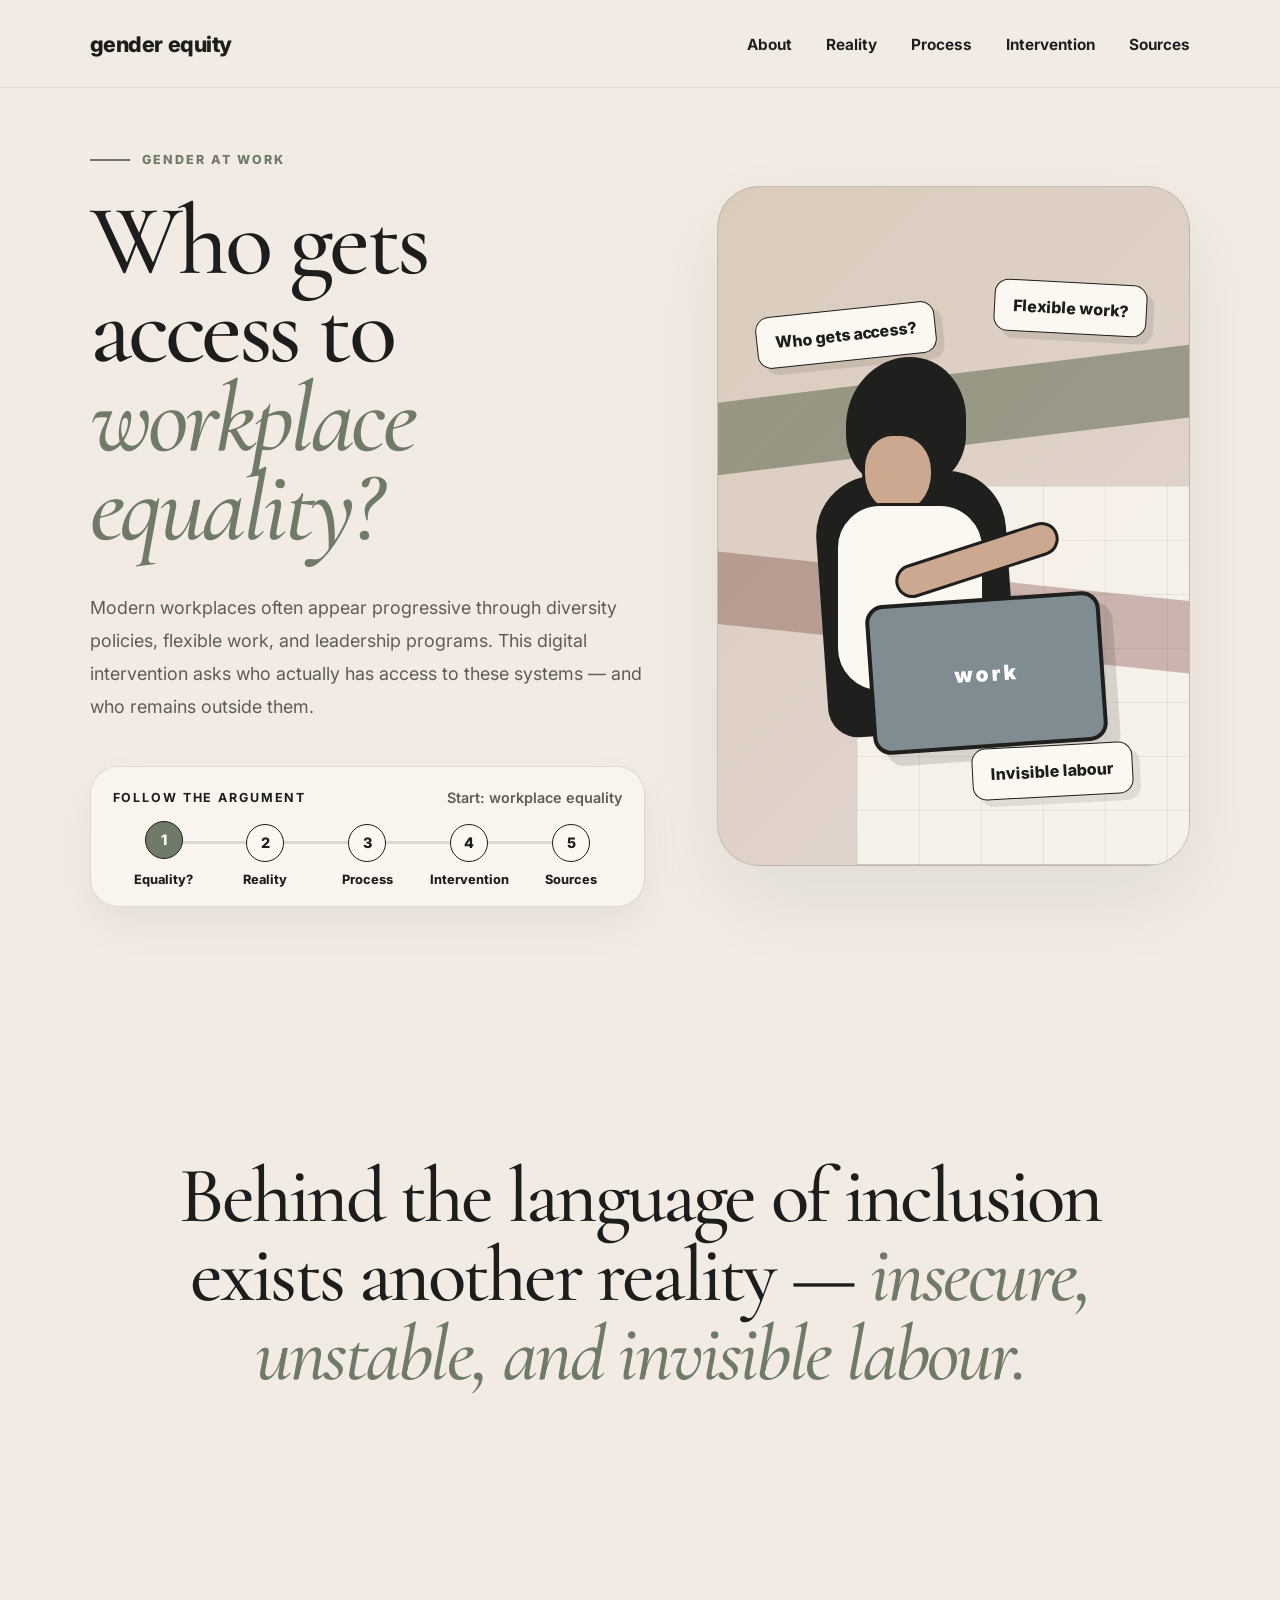
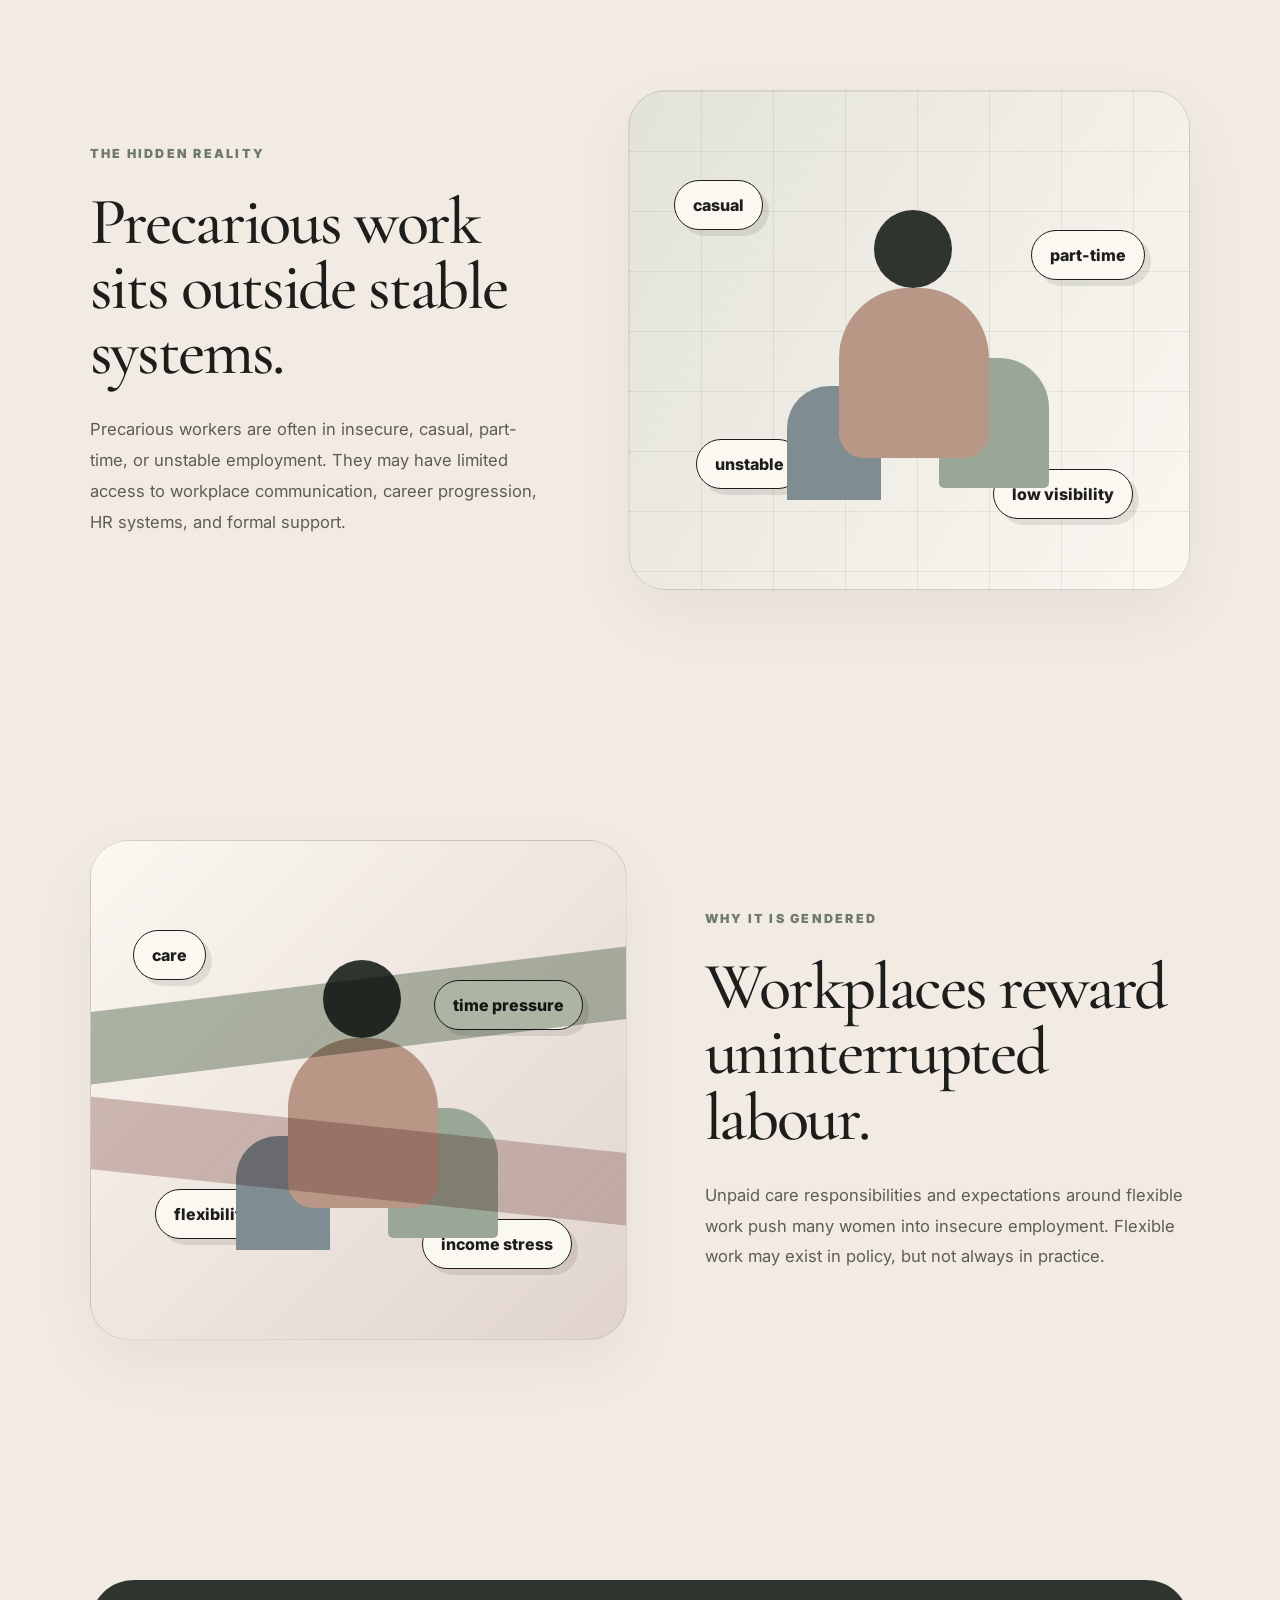
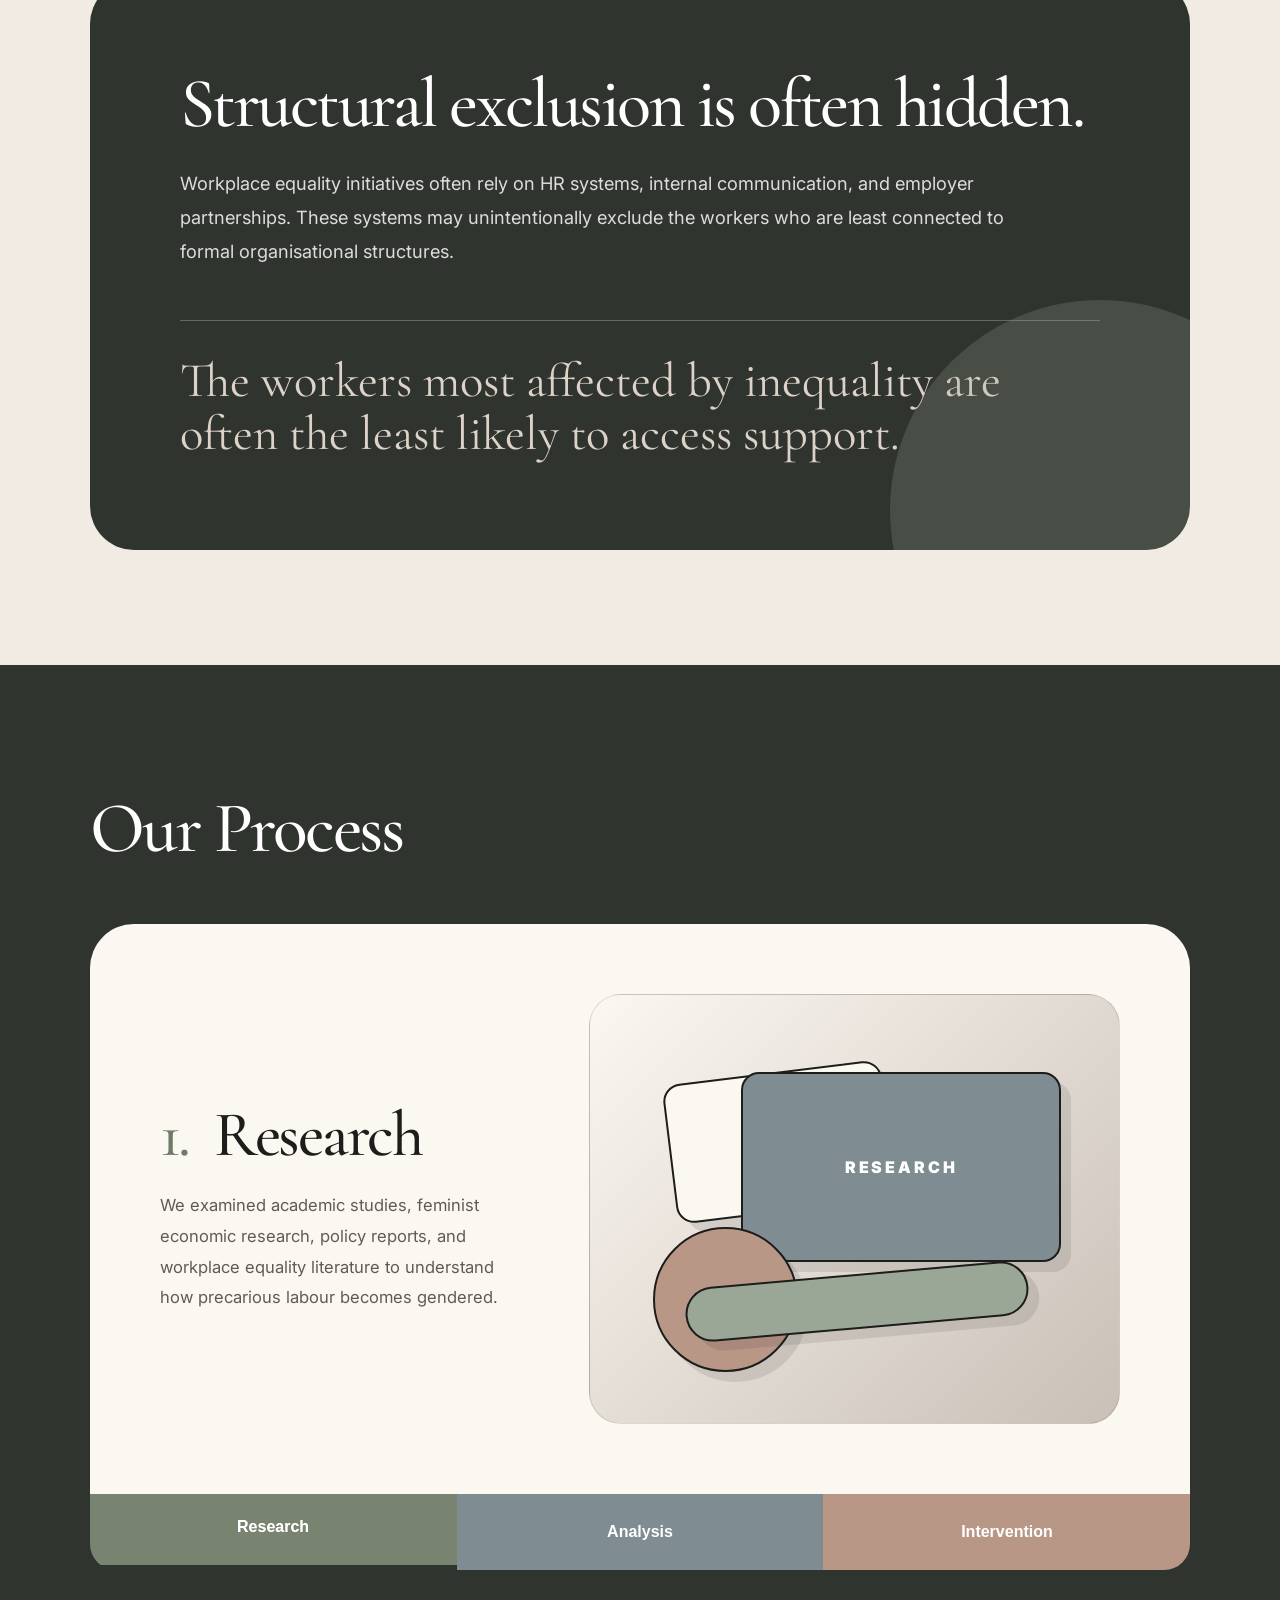
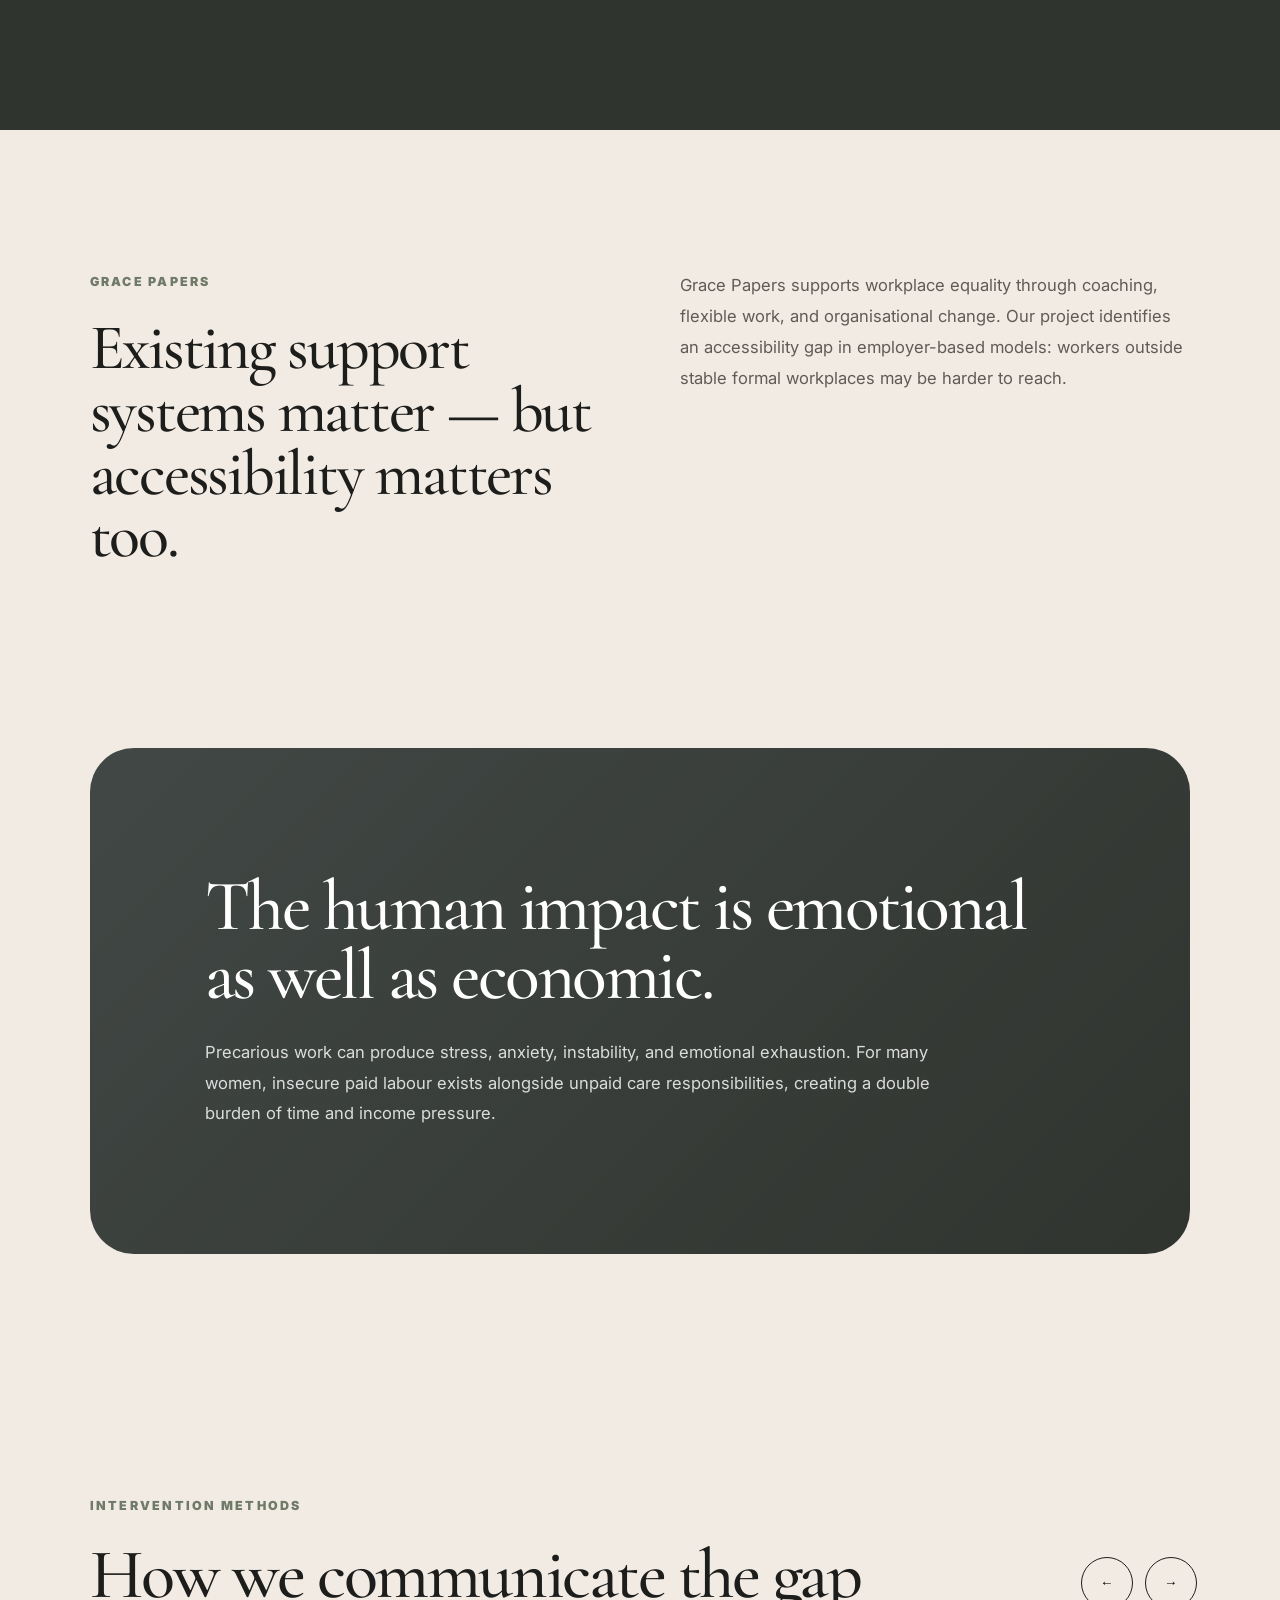
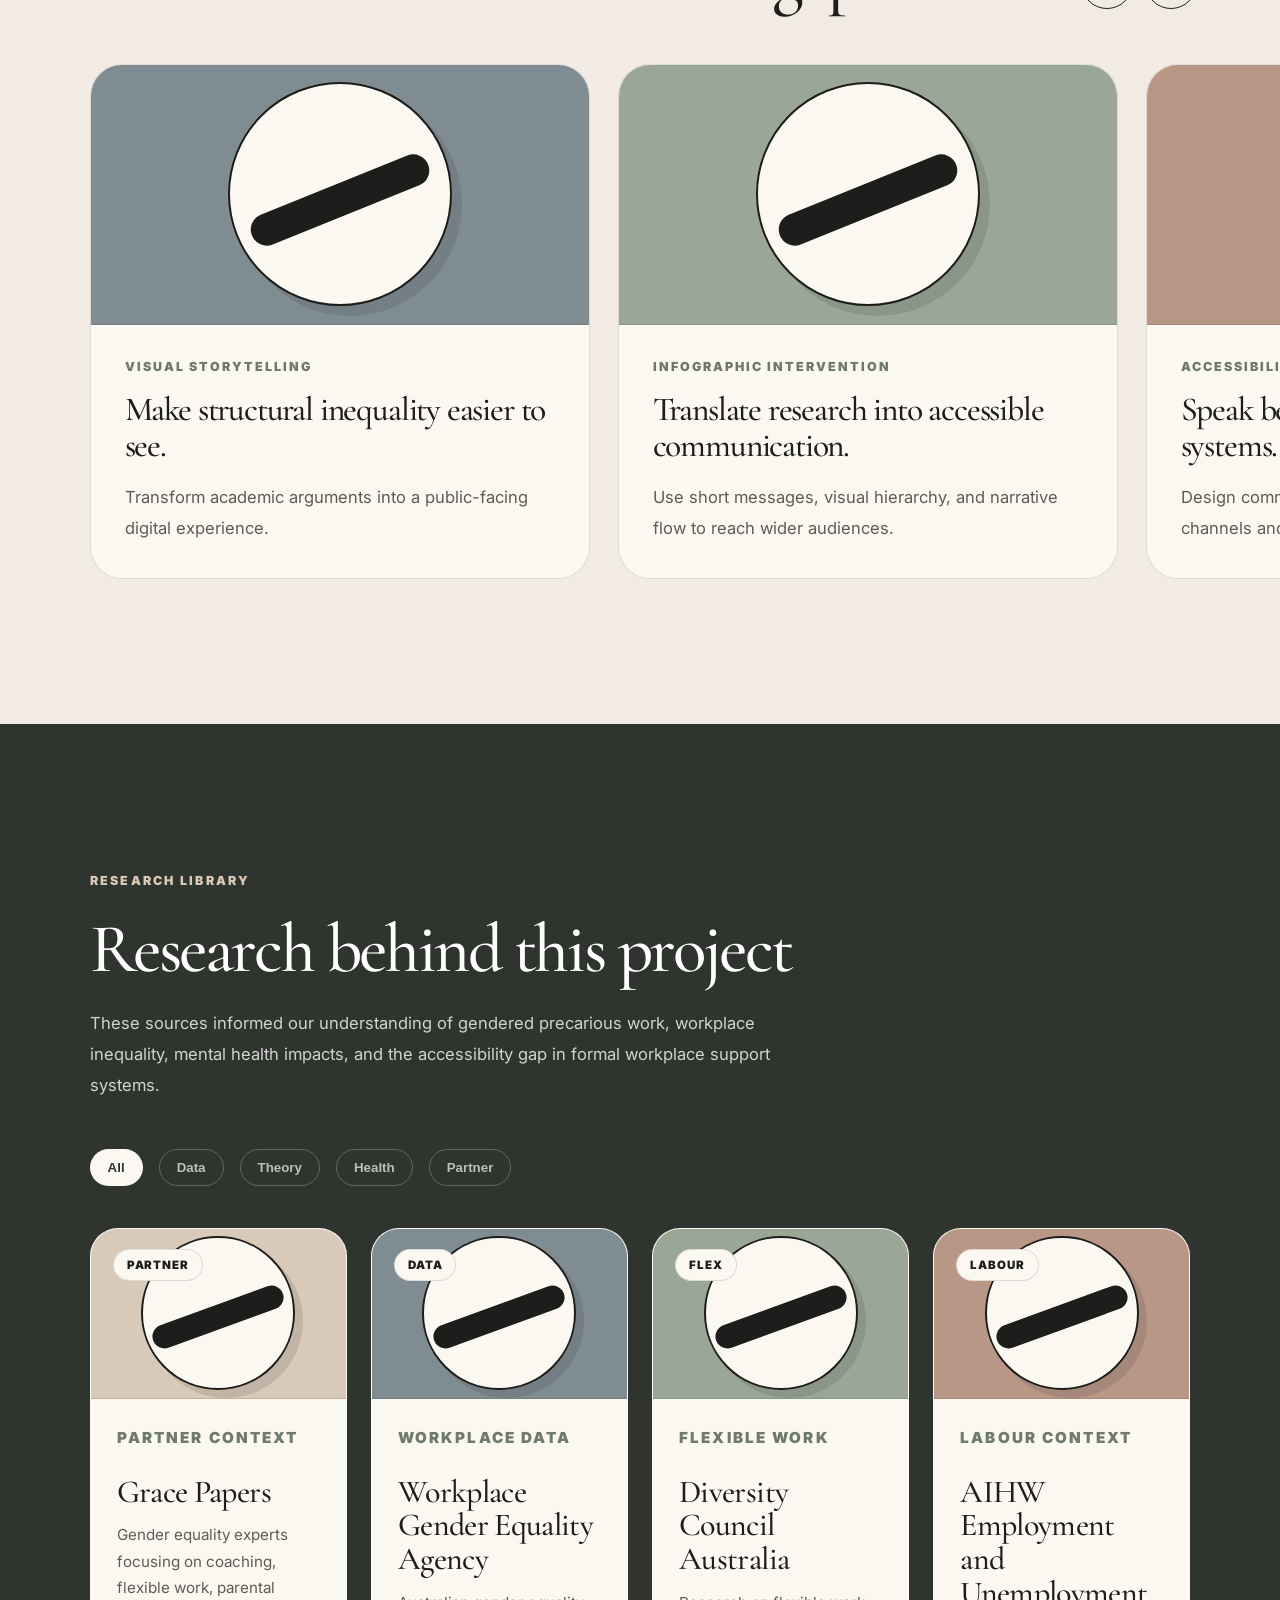
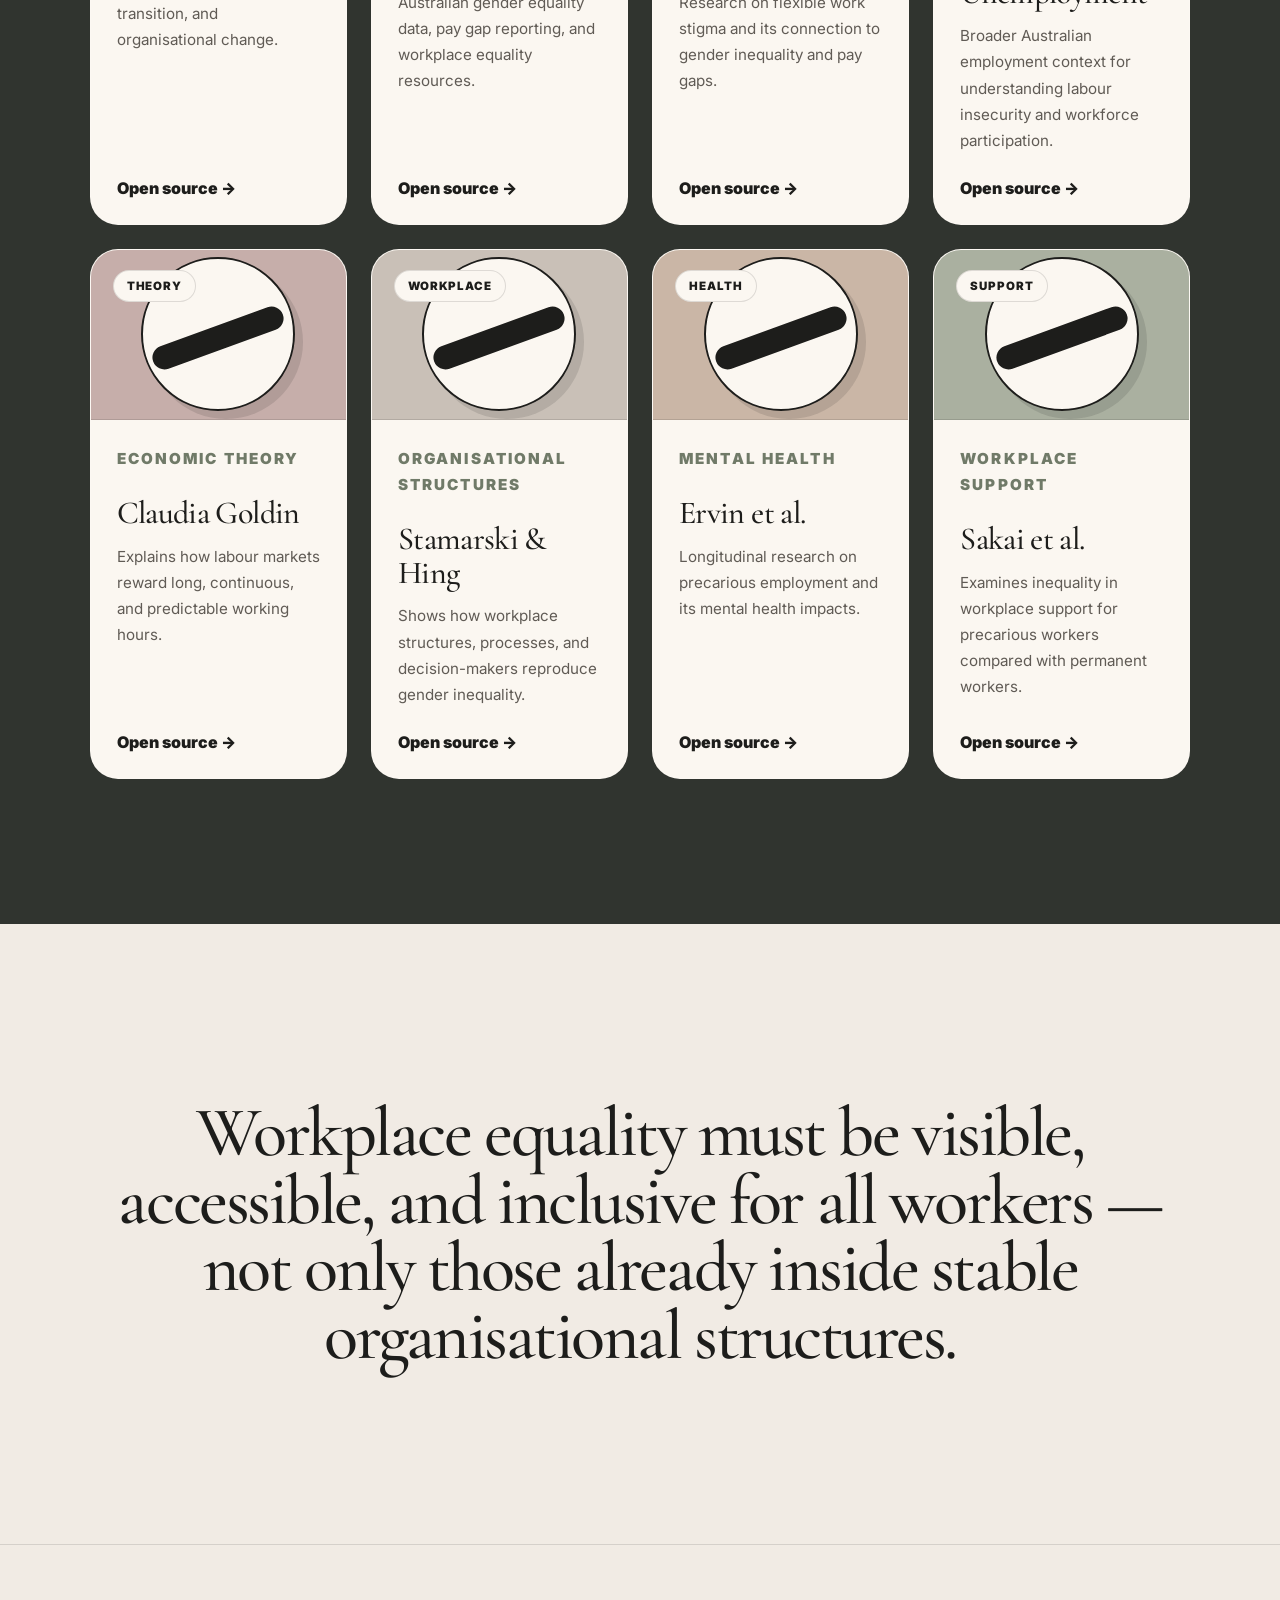
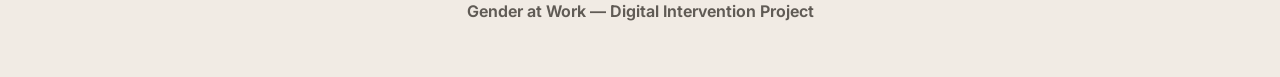
<file: gender_equity_morandi_clean_final.html>
<!DOCTYPE html>
<html lang="en">
<head>
  <meta charset="UTF-8" />
  <meta name="viewport" content="width=device-width, initial-scale=1.0" />

  <title>Gender Equity & Precarious Work</title>

  <link rel="preconnect" href="https://fonts.googleapis.com">
  <link rel="preconnect" href="https://fonts.gstatic.com" crossorigin>
  <link href="https://fonts.googleapis.com/css2?family=Inter:wght@300;400;500;600;700;800&family=Cormorant+Garamond:wght@400;500;600&display=swap" rel="stylesheet">

  <style>
    :root{
      --bg:#f1ebe4;
      --paper:#fbf7f1;
      --paper2:#e5ded5;
      --ink:#1d1d1b;
      --muted:#605b55;
      --line:rgba(29,29,27,.13);

      /* Morandi palette */
      --sage:#9aa796;
      --sage-dark:#707a68;
      --stone:#c9c0b7;
      --clay:#b99787;
      --rose:#c6aeaa;
      --slate:#7f8d93;
      --sand:#d8c9b8;
      --charcoal:#30342f;
    }

    *{
      margin:0;
      padding:0;
      box-sizing:border-box;
    }

    html{
      scroll-behavior:smooth;
    }

    body{
      background:var(--bg);
      color:var(--ink);
      font-family:"Inter", sans-serif;
      overflow-x:hidden;
    }

    h1,h2,h3{
      font-family:"Cormorant Garamond", serif;
      font-weight:500;
      letter-spacing:-.035em;
    }

    p{
      color:var(--muted);
      line-height:1.85;
      font-size:1.04rem;
    }

    .page-progress{
      position:fixed;
      top:0;
      left:0;
      height:4px;
      width:0%;
      background:var(--sage-dark);
      z-index:9999;
    }

    nav{
      position:fixed;
      top:0;
      left:0;
      width:100%;
      height:88px;
      padding:0 7%;
      display:flex;
      justify-content:space-between;
      align-items:center;
      z-index:1000;
      background:rgba(241,235,228,.92);
      backdrop-filter:blur(18px);
      border-bottom:1px solid rgba(29,29,27,.06);
      transition:.3s ease;
    }

    nav.scrolled{
      height:72px;
      box-shadow:0 8px 28px rgba(29,29,27,.06);
    }

    .logo{
      font-size:1.35rem;
      font-weight:800;
      text-transform:lowercase;
      letter-spacing:-.02em;
    }

    nav ul{
      display:flex;
      gap:34px;
      list-style:none;
    }

    nav a{
      color:var(--ink);
      text-decoration:none;
      font-weight:680;
      font-size:.96rem;
      transition:.25s ease;
    }

    nav a:hover{
      color:var(--sage-dark);
    }

    .fade-up{
      opacity:0;
      transform:translateY(42px);
      transition:opacity .85s ease, transform .85s ease;
    }

    .fade-up.show{
      opacity:1;
      transform:translateY(0);
    }

    /* HERO */

    .hero{
      min-height:100vh;
      padding:145px 7% 80px;
      display:grid;
      grid-template-columns:1.08fr .92fr;
      gap:72px;
      align-items:center;
    }

    .eyebrow{
      display:inline-flex;
      align-items:center;
      gap:12px;
      margin-bottom:26px;
      color:var(--sage-dark);
      font-size:.78rem;
      letter-spacing:.16em;
      text-transform:uppercase;
      font-weight:800;
    }

    .eyebrow::before{
      content:"";
      width:40px;
      height:2px;
      background:var(--sage-dark);
    }

    .hero h1{
      font-size:clamp(4rem, 7.8vw, 8.2rem);
      line-height:.89;
      max-width:1000px;
    }

    .hero h1 span{
      color:var(--sage-dark);
      font-style:italic;
    }

    .hero-description{
      margin-top:38px;
      max-width:660px;
      font-size:1.12rem;
    }

    /* PROGRESS NODES */

    .journey-progress{
      margin-top:42px;
      max-width:770px;
      background:rgba(251,247,241,.82);
      border:1px solid var(--line);
      border-radius:28px;
      padding:22px 22px 18px;
      box-shadow:0 18px 44px rgba(29,29,27,.05);
    }

    .journey-top{
      display:flex;
      justify-content:space-between;
      align-items:center;
      gap:16px;
      margin-bottom:18px;
    }

    .journey-top strong{
      font-size:.78rem;
      letter-spacing:.15em;
      text-transform:uppercase;
    }

    .journey-top span{
      color:var(--muted);
      font-size:.9rem;
      font-weight:600;
    }

    .journey-line{
      position:relative;
      display:grid;
      grid-template-columns:repeat(5,1fr);
    }

    .journey-line::before{
      content:"";
      position:absolute;
      left:8%;
      right:8%;
      top:17px;
      height:3px;
      background:rgba(29,29,27,.13);
      border-radius:999px;
      z-index:0;
    }

    .journey-fill{
      position:absolute;
      left:8%;
      top:17px;
      height:3px;
      width:0%;
      background:var(--sage-dark);
      border-radius:999px;
      z-index:1;
      transition:.25s ease;
    }

    .journey-node{
      position:relative;
      z-index:2;
      display:flex;
      flex-direction:column;
      align-items:center;
      gap:10px;
      text-decoration:none;
      color:var(--ink);
    }

    .journey-dot{
      width:38px;
      height:38px;
      border-radius:50%;
      border:1.7px solid var(--ink);
      background:var(--paper);
      display:flex;
      align-items:center;
      justify-content:center;
      font-weight:800;
      font-size:.9rem;
      transition:.3s ease;
    }

    .journey-node.active .journey-dot,
    .journey-node:hover .journey-dot{
      background:var(--sage-dark);
      color:white;
      transform:translateY(-3px);
    }

    .journey-label{
      font-size:.8rem;
      font-weight:750;
      text-align:center;
      max-width:100px;
      line-height:1.25;
    }

    /* HERO VISUAL */

    .hero-art{
      min-height:680px;
      position:relative;
      overflow:hidden;
      border-radius:42px;
      background:linear-gradient(135deg, rgba(216,201,184,.95), rgba(198,174,170,.45)), var(--paper);
      border:1px solid var(--line);
      box-shadow:0 34px 80px rgba(29,29,27,.07);
    }

    .office-grid{
      position:absolute;
      right:-20px;
      bottom:0;
      width:75%;
      height:56%;
      border-radius:30px 0 0 0;
      border:1px solid rgba(29,29,27,.14);
      background:
        linear-gradient(90deg, rgba(29,29,27,.07) 1px, transparent 1px) 0 0/62px 100%,
        linear-gradient(rgba(29,29,27,.07) 1px, transparent 1px) 0 0/100% 54px,
        rgba(251,247,241,.82);
    }

    .ribbon{
      position:absolute;
      left:-18%;
      width:150%;
      height:72px;
      border-radius:999px;
      opacity:.78;
      mix-blend-mode:multiply;
      z-index:2;
    }

    .ribbon.one{
      top:27%;
      background:var(--sage);
      transform:rotate(-7deg);
      animation:ribbonOne 7s ease-in-out infinite;
    }

    .ribbon.two{
      top:58%;
      background:var(--rose);
      transform:rotate(6deg);
      animation:ribbonTwo 8s ease-in-out infinite;
    }

    @keyframes ribbonOne{
      0%,100%{transform:translateX(-70px) rotate(-7deg);}
      50%{transform:translateX(60px) rotate(-7deg);}
    }

    @keyframes ribbonTwo{
      0%,100%{transform:translateX(60px) rotate(6deg);}
      50%{transform:translateX(-60px) rotate(6deg);}
    }

    .note{
      position:absolute;
      z-index:5;
      background:var(--paper);
      border:1.7px solid var(--ink);
      border-radius:14px;
      padding:15px 18px;
      font-weight:800;
      box-shadow:7px 7px 0 rgba(29,29,27,.1);
      animation:floatNote 4.5s ease-in-out infinite;
    }

    .note.n1{right:9%;top:14%;transform:rotate(3deg);}
    .note.n2{left:8%;top:18%;transform:rotate(-6deg);animation-delay:1s;}
    .note.n3{right:12%;bottom:10%;transform:rotate(-3deg);animation-delay:.4s;}

    @keyframes floatNote{
      0%,100%{margin-top:0;}
      50%{margin-top:-12px;}
    }

    .woman{
      position:absolute;
      left:8%;
      bottom:6%;
      width:48%;
      height:74%;
      z-index:4;
      animation:womanFloat 5s ease-in-out infinite;
    }

    @keyframes womanFloat{
      0%,100%{transform:translateY(0);}
      50%{transform:translateY(-16px);}
    }

    .woman .hair{
      position:absolute;
      top:7%;
      left:40%;
      width:120px;
      height:130px;
      background:#1f1f1d;
      border-radius:60% 52% 45% 45%;
      z-index:2;
    }

    .woman .face{
      position:absolute;
      top:22%;
      left:47%;
      width:72px;
      height:82px;
      background:#cda891;
      border-radius:42% 46% 50% 50%;
      border:3px solid #1f1f1d;
      z-index:3;
    }

    .woman .body{
      position:absolute;
      left:29%;
      top:30%;
      width:190px;
      height:260px;
      background:#1f1f1d;
      border-radius:60px 60px 30px 30px;
      transform:rotate(-4deg);
      z-index:2;
    }

    .woman .shirt{
      position:absolute;
      left:35%;
      top:36%;
      width:150px;
      height:190px;
      background:var(--paper);
      border:3px solid #1f1f1d;
      border-radius:45px;
      z-index:3;
    }

    .woman .arm{
      position:absolute;
      left:60%;
      top:44%;
      width:170px;
      height:34px;
      background:#cda891;
      border:3px solid #1f1f1d;
      border-radius:30px;
      transform:rotate(-18deg);
      z-index:4;
    }

    .woman .laptop{
      position:absolute;
      left:50%;
      top:55%;
      width:235px;
      height:150px;
      background:var(--slate);
      border:4px solid #1f1f1d;
      border-radius:18px;
      transform:rotate(-4deg);
      z-index:5;
      box-shadow:12px 12px 0 rgba(29,29,27,.14);
    }

    .woman .laptop::after{
      content:"work";
      position:absolute;
      inset:0;
      display:flex;
      align-items:center;
      justify-content:center;
      color:white;
      font-weight:900;
      font-size:1.3rem;
      letter-spacing:.15em;
    }

    /* CONTENT */

    .big-statement{
      padding:170px 8%;
      text-align:center;
    }

    .big-statement h2{
      font-size:clamp(3rem, 6.2vw, 7rem);
      line-height:1;
      max-width:1280px;
      margin:auto;
    }

    .big-statement em{
      color:var(--sage-dark);
      font-style:italic;
    }

    .split-section{
      padding:125px 7%;
      display:grid;
      grid-template-columns:.9fr 1.1fr;
      gap:78px;
      align-items:center;
    }

    .split-section.reverse{
      grid-template-columns:1.05fr .95fr;
    }

    .section-tag{
      color:var(--sage-dark);
      font-size:.78rem;
      text-transform:uppercase;
      letter-spacing:.18em;
      font-weight:900;
      margin-bottom:24px;
    }

    .split-section h2{
      font-size:clamp(3.2rem, 5.2vw, 5.8rem);
      line-height:.98;
      margin-bottom:30px;
    }

    .visual-card{
      min-height:500px;
      border-radius:38px;
      background:var(--paper);
      border:1px solid var(--line);
      position:relative;
      overflow:hidden;
      box-shadow:0 25px 65px rgba(29,29,27,.05);
    }

    .visual-card.policy{
      background:
        linear-gradient(120deg, rgba(154,167,150,.26), transparent),
        linear-gradient(90deg, rgba(29,29,27,.08) 1px, transparent 1px) 0 0/72px 100%,
        linear-gradient(rgba(29,29,27,.08) 1px, transparent 1px) 0 0/100% 60px,
        var(--paper);
    }

    .visual-card.care{
      background:linear-gradient(135deg,var(--paper),rgba(198,174,170,.38));
    }

    .mini-person{
      position:absolute;
      width:210px;
      height:260px;
      left:50%;
      top:50%;
      transform:translate(-50%,-50%);
    }

    .mini-person::before{
      content:"";
      position:absolute;
      left:70px;
      top:0;
      width:78px;
      height:78px;
      border-radius:50%;
      background:var(--charcoal);
    }

    .mini-person::after{
      content:"";
      position:absolute;
      left:35px;
      top:78px;
      width:150px;
      height:170px;
      border-radius:70px 70px 25px 25px;
      background:var(--clay);
      box-shadow:80px 50px 0 -20px var(--sage), -80px 70px 0 -28px var(--slate);
    }

    .floating-word{
      position:absolute;
      padding:14px 18px;
      border:1.6px solid var(--ink);
      border-radius:999px;
      background:var(--paper);
      font-weight:800;
      box-shadow:6px 6px 0 rgba(29,29,27,.1);
    }

    .w1{left:8%;top:18%;}
    .w2{right:8%;top:28%;}
    .w3{left:12%;bottom:20%;}
    .w4{right:10%;bottom:14%;}

    .exclusion{
      margin:115px 7%;
      padding:90px;
      border-radius:44px;
      background:var(--charcoal);
      color:white;
      position:relative;
      overflow:hidden;
    }

    .exclusion::after{
      content:"";
      position:absolute;
      width:420px;
      height:420px;
      right:-120px;
      bottom:-170px;
      background:var(--sage);
      border-radius:50%;
      opacity:.22;
    }

    .exclusion h2{
      font-size:clamp(3rem, 5.5vw, 6.2rem);
      line-height:.96;
      margin-bottom:30px;
      max-width:1000px;
    }

    .exclusion p{
      color:rgba(255,255,255,.83);
      max-width:850px;
      font-size:1.14rem;
    }

    .quote-line{
      margin-top:52px;
      padding-top:34px;
      border-top:1px solid rgba(255,255,255,.25);
      font-family:"Cormorant Garamond",serif;
      font-size:clamp(2.3rem, 3.8vw, 4.2rem);
      line-height:1.08;
      color:#ddd2c8;
    }

    /* PROCESS */

    .process{
      padding:130px 7% 160px;
      background:var(--charcoal);
      color:white;
    }

    .process h2{
      font-size:clamp(3.5rem, 5.6vw, 6.4rem);
      line-height:.96;
      margin-bottom:60px;
    }

    .process-stage{
      background:var(--paper);
      color:var(--ink);
      border-radius:44px 44px 0 0;
      min-height:560px;
      padding:70px;
      display:grid;
      grid-template-columns:.82fr 1.18fr;
      gap:60px;
      align-items:center;
    }

    .stage-copy{display:none;}
    .stage-copy.active{
      display:block;
      animation:contentIn .45s ease both;
    }

    .stage-copy h3{
      font-size:clamp(3.2rem, 5vw, 5.8rem);
      line-height:.95;
      margin-bottom:24px;
    }

    .stage-copy h3 span{
      color:var(--sage-dark);
      margin-right:12px;
    }

    .stage-visual{
      position:relative;
      min-height:430px;
      border-radius:32px;
      overflow:hidden;
      border:1px solid var(--line);
      background:linear-gradient(135deg,var(--paper),var(--stone));
    }

    .shape{
      position:absolute;
      border:2.6px solid var(--ink);
      box-shadow:10px 10px 0 rgba(29,29,27,.11);
    }

    .shape.laptop{
      width:320px;height:190px;right:11%;top:18%;
      border-radius:18px;background:var(--slate);
    }

    .shape.laptop::after{
      content:"research";
      color:white;
      font-weight:900;
      text-transform:uppercase;
      letter-spacing:.18em;
      position:absolute;
      inset:0;
      display:flex;
      align-items:center;
      justify-content:center;
    }

    .shape.circle{
      width:145px;height:145px;border-radius:50%;
      left:12%;bottom:12%;background:var(--clay);
    }

    .shape.paper{
      width:220px;height:140px;
      left:15%;top:18%;
      border-radius:18px;background:var(--paper);
      transform:rotate(-7deg);
    }

    .shape.bar{
      width:65%;height:55px;
      left:18%;bottom:22%;
      border-radius:999px;background:var(--sage);
      transform:rotate(-5deg);
    }

    .process-buttons{
      display:grid;
      grid-template-columns:repeat(3,1fr);
      border-radius:0 0 26px 26px;
      overflow:hidden;
    }

    .process-buttons button{
      min-height:76px;
      border:0;
      color:white;
      font-weight:850;
      font-size:1rem;
      cursor:pointer;
      transition:.28s ease;
      background:var(--sage-dark);
    }

    .process-buttons button:nth-child(2){background:var(--slate);}
    .process-buttons button:nth-child(3){background:var(--clay);}

    .process-buttons button.active{
      filter:brightness(1.08);
      transform:translateY(-5px);
    }

    @keyframes contentIn{
      from{opacity:0;transform:translateY(18px);}
      to{opacity:1;transform:translateY(0);}
    }

    .grace{
      padding:140px 7%;
      display:grid;
      grid-template-columns:1fr 1fr;
      gap:80px;
    }

    .grace h2{
      font-size:clamp(3.2rem, 5vw, 5.7rem);
      line-height:.98;
    }

    .impact{
      margin:40px 7% 110px;
      border-radius:44px;
      overflow:hidden;
      background:
        linear-gradient(rgba(48,52,47,.78),rgba(48,52,47,.78)),
        linear-gradient(135deg,var(--slate),var(--charcoal));
      color:white;
      padding:125px 9%;
    }

    .impact h2{
      font-size:clamp(3.2rem, 5.6vw, 5.8rem);
      line-height:.96;
      margin-bottom:26px;
    }

    .impact p{
      color:rgba(255,255,255,.82);
      max-width:760px;
    }

    /* METHODS */

    .methods{
      padding:130px 0 145px 7%;
      overflow:hidden;
    }

    .methods-head{
      padding-right:7%;
      display:flex;
      justify-content:space-between;
      align-items:end;
      gap:30px;
      margin-bottom:55px;
    }

    .methods h2{
      font-size:clamp(3.5rem, 5.5vw, 6rem);
      line-height:.96;
    }

    .slider-controls{
      display:flex;
      gap:12px;
    }

    .slider-controls button{
      width:52px;height:52px;border-radius:50%;
      border:1.7px solid var(--ink);
      background:transparent;
      cursor:pointer;
      font-weight:900;
      transition:.25s ease;
    }

    .slider-controls button:hover{
      background:var(--ink);
      color:white;
    }

    .method-slider{
      display:flex;
      gap:28px;
      overflow-x:auto;
      padding-right:7%;
      scroll-snap-type:x mandatory;
      scrollbar-width:none;
      cursor:grab;
    }

    .method-slider::-webkit-scrollbar{display:none;}

    .method-card{
      min-width:min(500px,82vw);
      border-radius:32px;
      background:var(--paper);
      overflow:hidden;
      border:1px solid var(--line);
      scroll-snap-align:start;
      transition:.35s ease;
    }

    .method-card:hover{
      transform:translateY(-10px);
      box-shadow:0 26px 62px rgba(29,29,27,.08);
    }

    .method-visual{
      height:260px;
      position:relative;
      background:var(--slate);
      border-bottom:1px solid var(--line);
      overflow:hidden;
    }

    .method-visual.sage{background:var(--sage);}
    .method-visual.clay{background:var(--clay);}
    .method-visual.rose{background:var(--rose);}

    .method-visual::before{
      content:"";
      position:absolute;
      width:220px;height:220px;border-radius:50%;
      background:var(--paper);
      border:2.6px solid var(--ink);
      left:50%;top:50%;
      transform:translate(-50%,-50%);
      box-shadow:10px 10px 0 rgba(29,29,27,.12);
    }

    .method-visual::after{
      content:"";
      position:absolute;
      width:190px;height:32px;border-radius:999px;
      background:var(--ink);
      left:50%;top:52%;
      transform:translate(-50%,-50%) rotate(-22deg);
    }

    .method-content{
      padding:34px;
    }

    .method-content span{
      display:block;
      color:var(--sage-dark);
      font-size:.78rem;
      text-transform:uppercase;
      letter-spacing:.16em;
      font-weight:900;
      margin-bottom:18px;
    }

    .method-card h3{
      font-size:clamp(2.1rem,2.5vw,2.8rem);
      line-height:1.08;
      margin-bottom:18px;
    }

    /* SOURCES - fixed clean grid */

    .sources-section{
      padding:145px 7%;
      background:var(--charcoal);
      color:white;
    }

    .sources-header{
      max-width:900px;
      margin-bottom:48px;
    }

    .sources-header .section-tag{
      color:#d8c8b6;
    }

    .sources-header h2{
      font-size:clamp(3.4rem, 5.4vw, 6rem);
      line-height:.96;
      margin-bottom:26px;
    }

    .sources-header p{
      max-width:720px;
      color:rgba(255,255,255,.78);
    }

    .source-filters{
      display:flex;
      gap:16px;
      align-items:center;
      flex-wrap:wrap;
      margin-bottom:42px;
    }

    .source-filter{
      border:1px solid rgba(255,255,255,.24);
      background:transparent;
      color:rgba(255,255,255,.68);
      border-radius:999px;
      padding:10px 17px;
      font-weight:800;
      cursor:pointer;
      transition:.25s ease;
    }

    .source-filter:hover,
    .source-filter.active{
      color:var(--charcoal);
      background:var(--paper);
    }

    .sources-grid{
      display:grid;
      grid-template-columns:repeat(4, minmax(0, 1fr));
      gap:24px;
      align-items:stretch;
    }

    .source-card{
      min-height:430px;
      background:var(--paper);
      color:var(--ink);
      border-radius:28px;
      overflow:hidden;
      text-decoration:none;
      border:1px solid rgba(255,255,255,.1);
      display:flex;
      flex-direction:column;
      transition:.35s ease;
    }

    .source-card:hover{
      transform:translateY(-8px);
      box-shadow:0 22px 55px rgba(0,0,0,.2);
    }

    .source-card.hide{
      display:none;
    }

    .source-visual{
      height:170px;
      position:relative;
      background:var(--stone);
      border-bottom:1px solid var(--line);
      overflow:hidden;
    }

    .source-visual::before{
      content:"";
      position:absolute;
      width:150px;height:150px;border-radius:50%;
      left:50%;top:50%;
      transform:translate(-50%,-50%);
      border:2.4px solid var(--ink);
      background:var(--paper);
      box-shadow:8px 8px 0 rgba(29,29,27,.12);
    }

    .source-visual::after{
      content:"";
      position:absolute;
      width:138px;height:24px;
      left:50%;top:52%;
      transform:translate(-50%,-50%) rotate(-20deg);
      border-radius:999px;
      background:var(--ink);
    }

    .source-visual span{
      position:absolute;
      left:22px;
      top:20px;
      z-index:2;
      background:var(--paper);
      border:1px solid var(--line);
      border-radius:999px;
      padding:8px 13px;
      font-size:.72rem;
      text-transform:uppercase;
      letter-spacing:.08em;
      font-weight:900;
    }

    .grace-visual{background:var(--sand);}
    .wgea-visual{background:var(--slate);}
    .dca-visual{background:var(--sage);}
    .aihw-visual{background:var(--clay);}
    .goldin-visual{background:var(--rose);}
    .stamarski-visual{background:var(--stone);}
    .ervin-visual{background:#cab6a6;}
    .sakai-visual{background:#aab0a0;}

    .source-content{
      padding:26px;
      flex:1;
      display:flex;
      flex-direction:column;
    }

    .source-category{
      color:var(--sage-dark);
      font-size:.72rem;
      letter-spacing:.14em;
      text-transform:uppercase;
      font-weight:900;
      margin-bottom:14px;
    }

    .source-content h3{
      font-size:2rem;
      line-height:1.05;
      margin-bottom:14px;
      letter-spacing:-.02em;
    }

    .source-content p{
      font-size:.95rem;
      line-height:1.72;
      margin-bottom:24px;
    }

    .read-link{
      margin-top:auto;
      font-weight:900;
      color:var(--ink);
    }

    .conclusion{
      padding:175px 8%;
      text-align:center;
    }

    .conclusion h2{
      font-size:clamp(3rem, 5.5vw, 6.2rem);
      line-height:.96;
      max-width:1280px;
      margin:auto;
    }

    footer{
      padding:56px 7%;
      text-align:center;
      border-top:1px solid var(--line);
      color:var(--muted);
      font-weight:650;
    }

    @media(max-width:1200px){
      .sources-grid{grid-template-columns:repeat(3,1fr);}
    }

    @media(max-width:1000px){
      nav ul{gap:20px;}
      .hero,
      .split-section,
      .split-section.reverse,
      .process-stage,
      .grace{
        grid-template-columns:1fr;
      }
      .hero-art{min-height:560px;}
      .sources-grid{grid-template-columns:repeat(2,1fr);}
      .methods-head{align-items:start;flex-direction:column;}
    }

    @media(max-width:720px){
      nav{height:78px;padding:0 5%;}
      nav ul{display:none;}
      .hero{padding:115px 5% 60px;}
      .hero-art{min-height:460px;}
      .journey-top{align-items:flex-start;flex-direction:column;gap:4px;}
      .journey-line{
        overflow-x:auto;
        display:flex;
        gap:28px;
        padding-bottom:8px;
      }
      .journey-line::before,.journey-fill{display:none;}
      .journey-node{min-width:86px;}
      .split-section{padding:90px 5%;gap:40px;}
      .process{padding:90px 5% 110px;}
      .process-stage{padding:34px;}
      .process-buttons button{font-size:.84rem;min-height:62px;}
      .methods{padding-left:5%;}
      .method-slider{padding-right:5%;}
      .sources-section{padding:105px 5%;}
      .sources-grid{grid-template-columns:1fr;}
      .source-card{min-height:auto;}
      .exclusion{padding:40px;margin:70px 5%;}
    }
  </style>
</head>

<body>
  <div class="page-progress"></div>

  <nav>
    <div class="logo">gender equity</div>
    <ul>
      <li><a href="#illusion">About</a></li>
      <li><a href="#reality">Reality</a></li>
      <li><a href="#process">Process</a></li>
      <li><a href="#intervention">Intervention</a></li>
      <li><a href="#sources">Sources</a></li>
    </ul>
  </nav>

  <section class="hero" id="illusion">
    <div class="hero-left fade-up">
      <p class="eyebrow">Gender at Work</p>
      <h1>
        Who gets access to<br>
        <span>workplace equality?</span>
      </h1>
      <p class="hero-description">
        Modern workplaces often appear progressive through diversity policies, flexible work, and leadership programs. This digital intervention asks who actually has access to these systems — and who remains outside them.
      </p>

      <div class="journey-progress">
        <div class="journey-top">
          <strong>Follow the argument</strong>
          <span id="journeyStatus">Start: workplace equality</span>
        </div>

        <div class="journey-line">
          <div class="journey-fill"></div>

          <a href="#illusion" class="journey-node active" data-step="0" data-label="Start: workplace equality">
            <div class="journey-dot">1</div>
            <div class="journey-label">Equality?</div>
          </a>

          <a href="#reality" class="journey-node" data-step="1" data-label="Reality: precarious work">
            <div class="journey-dot">2</div>
            <div class="journey-label">Reality</div>
          </a>

          <a href="#process" class="journey-node" data-step="2" data-label="Process: research and analysis">
            <div class="journey-dot">3</div>
            <div class="journey-label">Process</div>
          </a>

          <a href="#intervention" class="journey-node" data-step="3" data-label="Intervention: communication access">
            <div class="journey-dot">4</div>
            <div class="journey-label">Intervention</div>
          </a>

          <a href="#sources" class="journey-node" data-step="4" data-label="Sources: research library">
            <div class="journey-dot">5</div>
            <div class="journey-label">Sources</div>
          </a>
        </div>
      </div>
    </div>

    <div class="hero-art fade-up">
      <div class="office-grid"></div>
      <div class="ribbon one"></div>
      <div class="ribbon two"></div>

      <div class="note n1">Flexible work?</div>
      <div class="note n2">Who gets access?</div>
      <div class="note n3">Invisible labour</div>

      <div class="woman">
        <div class="hair"></div>
        <div class="face"></div>
        <div class="body"></div>
        <div class="shirt"></div>
        <div class="arm"></div>
        <div class="laptop"></div>
      </div>
    </div>
  </section>

  <section class="big-statement fade-up" id="reality">
    <h2>
      Behind the language of inclusion exists another reality — <em>insecure, unstable, and invisible labour.</em>
    </h2>
  </section>

  <section class="split-section fade-up">
    <div>
      <p class="section-tag">The hidden reality</p>
      <h2>Precarious work sits outside stable systems.</h2>
      <p>
        Precarious workers are often in insecure, casual, part-time, or unstable employment. They may have limited access to workplace communication, career progression, HR systems, and formal support.
      </p>
    </div>

    <div class="visual-card policy">
      <span class="floating-word w1">casual</span>
      <span class="floating-word w2">part-time</span>
      <span class="floating-word w3">unstable</span>
      <span class="floating-word w4">low visibility</span>
      <div class="mini-person"></div>
    </div>
  </section>

  <section class="split-section reverse fade-up">
    <div class="visual-card care">
      <div class="ribbon one"></div>
      <div class="ribbon two"></div>
      <span class="floating-word w1">care</span>
      <span class="floating-word w2">time pressure</span>
      <span class="floating-word w3">flexibility</span>
      <span class="floating-word w4">income stress</span>
      <div class="mini-person"></div>
    </div>

    <div>
      <p class="section-tag">Why it is gendered</p>
      <h2>Workplaces reward uninterrupted labour.</h2>
      <p>
        Unpaid care responsibilities and expectations around flexible work push many women into insecure employment. Flexible work may exist in policy, but not always in practice.
      </p>
    </div>
  </section>

  <section class="exclusion fade-up">
    <h2>Structural exclusion is often hidden.</h2>
    <p>
      Workplace equality initiatives often rely on HR systems, internal communication, and employer partnerships. These systems may unintentionally exclude the workers who are least connected to formal organisational structures.
    </p>
    <div class="quote-line">
      The workers most affected by inequality are often the least likely to access support.
    </div>
  </section>

  <section class="process" id="process">
    <h2 class="fade-up">Our Process</h2>

    <div class="process-stage fade-up">
      <div class="stage-copy active" id="stage-1">
        <h3><span>1.</span> Research</h3>
        <p>
          We examined academic studies, feminist economic research, policy reports, and workplace equality literature to understand how precarious labour becomes gendered.
        </p>
      </div>

      <div class="stage-copy" id="stage-2">
        <h3><span>2.</span> Analysis</h3>
        <p>
          We identified a key gap: equality initiatives often appear inclusive, but their delivery depends on stable employer systems that precarious workers may not access.
        </p>
      </div>

      <div class="stage-copy" id="stage-3">
        <h3><span>3.</span> Intervention</h3>
        <p>
          We designed a communication-focused intervention using digital storytelling and infographic logic to make the issue more visible and accessible.
        </p>
      </div>

      <div class="stage-visual" id="stageVisual">
        <div class="shape paper"></div>
        <div class="shape laptop"></div>
        <div class="shape circle"></div>
        <div class="shape bar"></div>
      </div>
    </div>

    <div class="process-buttons">
      <button class="active" data-stage="1">Research</button>
      <button data-stage="2">Analysis</button>
      <button data-stage="3">Intervention</button>
    </div>
  </section>

  <section class="grace fade-up">
    <div>
      <p class="section-tag">Grace Papers</p>
      <h2>Existing support systems matter — but accessibility matters too.</h2>
    </div>

    <div>
      <p>
        Grace Papers supports workplace equality through coaching, flexible work, and organisational change. Our project identifies an accessibility gap in employer-based models: workers outside stable formal workplaces may be harder to reach.
      </p>
    </div>
  </section>

  <section class="impact fade-up">
    <h2>The human impact is emotional as well as economic.</h2>
    <p>
      Precarious work can produce stress, anxiety, instability, and emotional exhaustion. For many women, insecure paid labour exists alongside unpaid care responsibilities, creating a double burden of time and income pressure.
    </p>
  </section>

  <section class="methods fade-up" id="intervention">
    <div class="methods-head">
      <div>
        <p class="section-tag">Intervention methods</p>
        <h2>How we communicate the gap</h2>
      </div>

      <div class="slider-controls">
        <button id="prevBtn">←</button>
        <button id="nextBtn">→</button>
      </div>
    </div>

    <div class="method-slider" id="methodSlider">
      <article class="method-card">
        <div class="method-visual"></div>
        <div class="method-content">
          <span>Visual storytelling</span>
          <h3>Make structural inequality easier to see.</h3>
          <p>Transform academic arguments into a public-facing digital experience.</p>
        </div>
      </article>

      <article class="method-card">
        <div class="method-visual sage"></div>
        <div class="method-content">
          <span>Infographic intervention</span>
          <h3>Translate research into accessible communication.</h3>
          <p>Use short messages, visual hierarchy, and narrative flow to reach wider audiences.</p>
        </div>
      </article>

      <article class="method-card">
        <div class="method-visual clay"></div>
        <div class="method-content">
          <span>Accessibility</span>
          <h3>Speak beyond formal workplace systems.</h3>
          <p>Design communication that can be shared outside HR channels and employer networks.</p>
        </div>
      </article>

      <article class="method-card">
        <div class="method-visual rose"></div>
        <div class="method-content">
          <span>Advocacy</span>
          <h3>Invite public reflection and institutional change.</h3>
          <p>Position equality as a structural responsibility rather than an individual burden.</p>
        </div>
      </article>
    </div>
  </section>

  <section class="sources-section" id="sources">
    <div class="sources-header fade-up">
      <p class="section-tag">Research Library</p>
      <h2>Research behind this project</h2>
      <p>
        These sources informed our understanding of gendered precarious work, workplace inequality, mental health impacts, and the accessibility gap in formal workplace support systems.
      </p>
    </div>

    <div class="source-filters fade-up">
      <button class="source-filter active" data-filter="all">All</button>
      <button class="source-filter" data-filter="data">Data</button>
      <button class="source-filter" data-filter="theory">Theory</button>
      <button class="source-filter" data-filter="health">Health</button>
      <button class="source-filter" data-filter="partner">Partner</button>
    </div>

    <div class="sources-grid fade-up">
      <a href="https://gracepapers.com.au/" target="_blank" class="source-card partner">
        <div class="source-visual grace-visual"><span>Partner</span></div>
        <div class="source-content">
          <p class="source-category">Partner Context</p>
          <h3>Grace Papers</h3>
          <p>Gender equality experts focusing on coaching, flexible work, parental transition, and organisational change.</p>
          <span class="read-link">Open source →</span>
        </div>
      </a>

      <a href="https://www.wgea.gov.au/" target="_blank" class="source-card data">
        <div class="source-visual wgea-visual"><span>Data</span></div>
        <div class="source-content">
          <p class="source-category">Workplace Data</p>
          <h3>Workplace Gender Equality Agency</h3>
          <p>Australian gender equality data, pay gap reporting, and workplace equality resources.</p>
          <span class="read-link">Open source →</span>
        </div>
      </a>

      <a href="https://www.dca.org.au/news/media-releases/flex-work-gender-pay-gap" target="_blank" class="source-card data">
        <div class="source-visual dca-visual"><span>Flex</span></div>
        <div class="source-content">
          <p class="source-category">Flexible Work</p>
          <h3>Diversity Council Australia</h3>
          <p>Research on flexible work stigma and its connection to gender inequality and pay gaps.</p>
          <span class="read-link">Open source →</span>
        </div>
      </a>

      <a href="https://www.aihw.gov.au/reports/australias-welfare/employment-unemployment" target="_blank" class="source-card data">
        <div class="source-visual aihw-visual"><span>Labour</span></div>
        <div class="source-content">
          <p class="source-category">Labour Context</p>
          <h3>AIHW Employment and Unemployment</h3>
          <p>Broader Australian employment context for understanding labour insecurity and workforce participation.</p>
          <span class="read-link">Open source →</span>
        </div>
      </a>

      <a href="https://doi.org/10.1257/aer.104.4.1091" target="_blank" class="source-card theory">
        <div class="source-visual goldin-visual"><span>Theory</span></div>
        <div class="source-content">
          <p class="source-category">Economic Theory</p>
          <h3>Claudia Goldin</h3>
          <p>Explains how labour markets reward long, continuous, and predictable working hours.</p>
          <span class="read-link">Open source →</span>
        </div>
      </a>

      <a href="https://doi.org/10.3389/fpsyg.2015.01400" target="_blank" class="source-card theory">
        <div class="source-visual stamarski-visual"><span>Workplace</span></div>
        <div class="source-content">
          <p class="source-category">Organisational Structures</p>
          <h3>Stamarski & Hing</h3>
          <p>Shows how workplace structures, processes, and decision-makers reproduce gender inequality.</p>
          <span class="read-link">Open source →</span>
        </div>
      </a>

      <a href="https://doi.org/10.1038/s41598-024-78843-z" target="_blank" class="source-card health">
        <div class="source-visual ervin-visual"><span>Health</span></div>
        <div class="source-content">
          <p class="source-category">Mental Health</p>
          <h3>Ervin et al.</h3>
          <p>Longitudinal research on precarious employment and its mental health impacts.</p>
          <span class="read-link">Open source →</span>
        </div>
      </a>

      <a href="https://doi.org/10.1002/1348-9585.12431" target="_blank" class="source-card health">
        <div class="source-visual sakai-visual"><span>Support</span></div>
        <div class="source-content">
          <p class="source-category">Workplace Support</p>
          <h3>Sakai et al.</h3>
          <p>Examines inequality in workplace support for precarious workers compared with permanent workers.</p>
          <span class="read-link">Open source →</span>
        </div>
      </a>
    </div>
  </section>

  <section class="conclusion fade-up">
    <h2>
      Workplace equality must be visible, accessible, and inclusive for all workers — not only those already inside stable organisational structures.
    </h2>
  </section>

  <footer>
    Gender at Work — Digital Intervention Project
  </footer>

  <script>
    const progress = document.querySelector(".page-progress");
    const nav = document.querySelector("nav");
    const journeyFill = document.querySelector(".journey-fill");
    const journeyStatus = document.querySelector("#journeyStatus");
    const journeyNodes = document.querySelectorAll(".journey-node");

    const sections = [
      {id:"#illusion", label:"Start: workplace equality"},
      {id:"#reality", label:"Reality: precarious work"},
      {id:"#process", label:"Process: research and analysis"},
      {id:"#intervention", label:"Intervention: communication access"},
      {id:"#sources", label:"Sources: research library"}
    ];

    function updateJourney(step,label){
      journeyNodes.forEach(node=>{
        const nodeStep = Number(node.dataset.step);
        node.classList.toggle("active", nodeStep <= step);
      });
      if(journeyFill){
        journeyFill.style.width = (step / 4) * 84 + "%";
      }
      if(journeyStatus){
        journeyStatus.textContent = label;
      }
    }

    function updateByScroll(){
      const maxScroll = document.documentElement.scrollHeight - window.innerHeight;
      const percent = maxScroll > 0 ? (window.scrollY / maxScroll) * 100 : 0;
      progress.style.width = percent + "%";
      nav.classList.toggle("scrolled", window.scrollY > 40);

      let current = 0;
      sections.forEach((item,index)=>{
        const target = document.querySelector(item.id);
        if(target && window.scrollY >= target.offsetTop - 180){
          current = index;
        }
      });
      updateJourney(current, sections[current].label);
    }

    window.addEventListener("scroll", updateByScroll);
    updateByScroll();

    const revealItems = document.querySelectorAll(".fade-up");
    const revealObserver = new IntersectionObserver(entries=>{
      entries.forEach(entry=>{
        if(entry.isIntersecting) entry.target.classList.add("show");
      });
    },{threshold:.16});
    revealItems.forEach(item=>revealObserver.observe(item));

    document.querySelectorAll("nav a,.journey-node").forEach(link=>{
      link.addEventListener("click",e=>{
        const href = link.getAttribute("href");
        if(href && href.startsWith("#")){
          e.preventDefault();
          const target = document.querySelector(href);
          if(target) target.scrollIntoView({behavior:"smooth",block:"start"});
        }
      });
    });

    const stageButtons = document.querySelectorAll(".process-buttons button");
    const stages = document.querySelectorAll(".stage-copy");
    const stageVisual = document.querySelector("#stageVisual");

    stageButtons.forEach(button=>{
      button.addEventListener("click",()=>{
        const stage = button.dataset.stage;
        stageButtons.forEach(btn=>btn.classList.remove("active"));
        button.classList.add("active");
        stages.forEach(panel=>panel.classList.remove("active"));
        document.querySelector("#stage-"+stage).classList.add("active");

        if(stage === "1") stageVisual.style.background = "linear-gradient(135deg,var(--paper),var(--stone))";
        if(stage === "2") stageVisual.style.background = "linear-gradient(135deg,#e8ebe3,var(--paper))";
        if(stage === "3") stageVisual.style.background = "linear-gradient(135deg,#dfd0c3,#e5ddd4)";
      });
    });

    const slider = document.querySelector("#methodSlider");
    const prevBtn = document.querySelector("#prevBtn");
    const nextBtn = document.querySelector("#nextBtn");

    if(slider && prevBtn && nextBtn){
      nextBtn.addEventListener("click",()=>slider.scrollBy({left:520,behavior:"smooth"}));
      prevBtn.addEventListener("click",()=>slider.scrollBy({left:-520,behavior:"smooth"}));

      let isDown = false;
      let startX = 0;
      let scrollLeft = 0;

      slider.addEventListener("mousedown",e=>{
        isDown = true;
        startX = e.pageX - slider.offsetLeft;
        scrollLeft = slider.scrollLeft;
        slider.style.cursor = "grabbing";
      });

      slider.addEventListener("mouseleave",()=>{isDown=false;slider.style.cursor="grab";});
      slider.addEventListener("mouseup",()=>{isDown=false;slider.style.cursor="grab";});
      slider.addEventListener("mousemove",e=>{
        if(!isDown) return;
        e.preventDefault();
        const x = e.pageX - slider.offsetLeft;
        slider.scrollLeft = scrollLeft - (x - startX) * 1.35;
      });
    }

    const sourceFilters = document.querySelectorAll(".source-filter");
    const sourceCards = document.querySelectorAll(".source-card");

    sourceFilters.forEach(filter=>{
      filter.addEventListener("click",()=>{
        const selected = filter.dataset.filter;
        sourceFilters.forEach(btn=>btn.classList.remove("active"));
        filter.classList.add("active");

        sourceCards.forEach(card=>{
          if(selected === "all" || card.classList.contains(selected)){
            card.classList.remove("hide");
          }else{
            card.classList.add("hide");
          }
        });
      });
    });
  </script>
</body>
</html>
</file>
